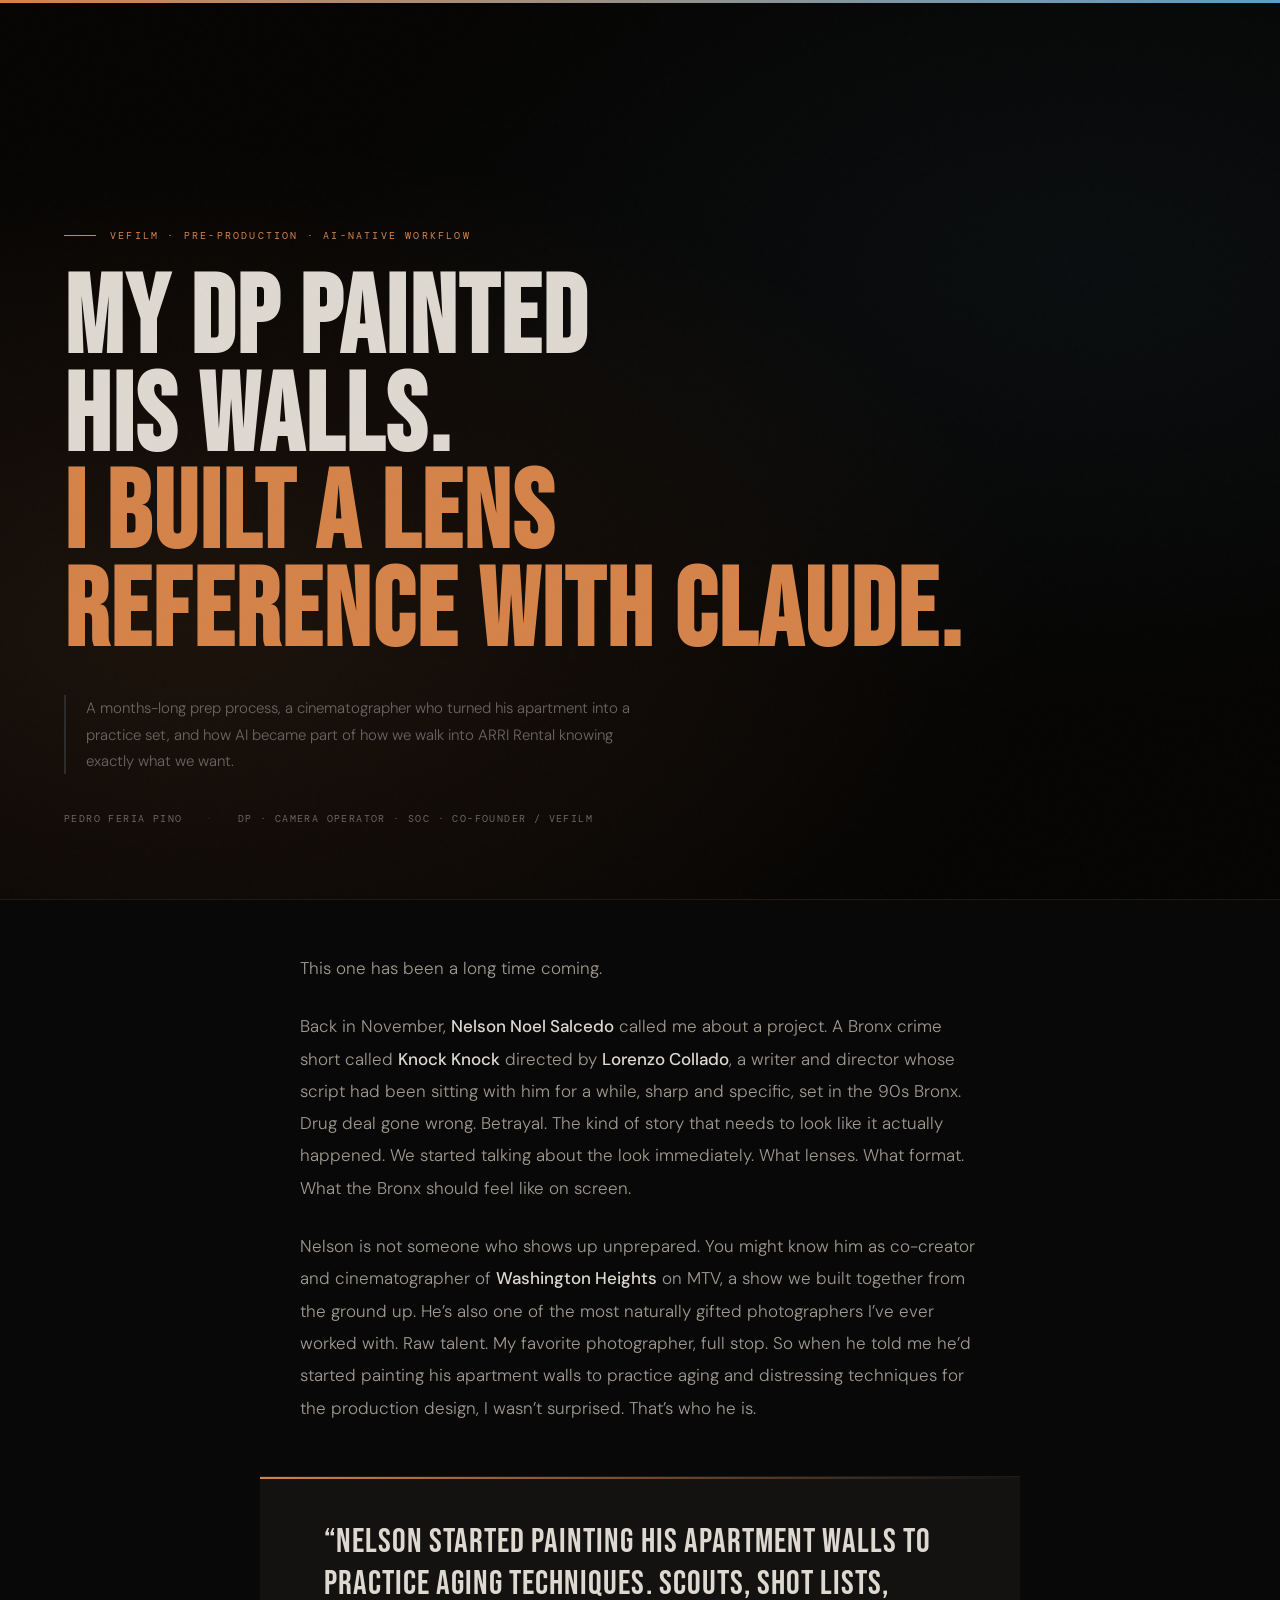
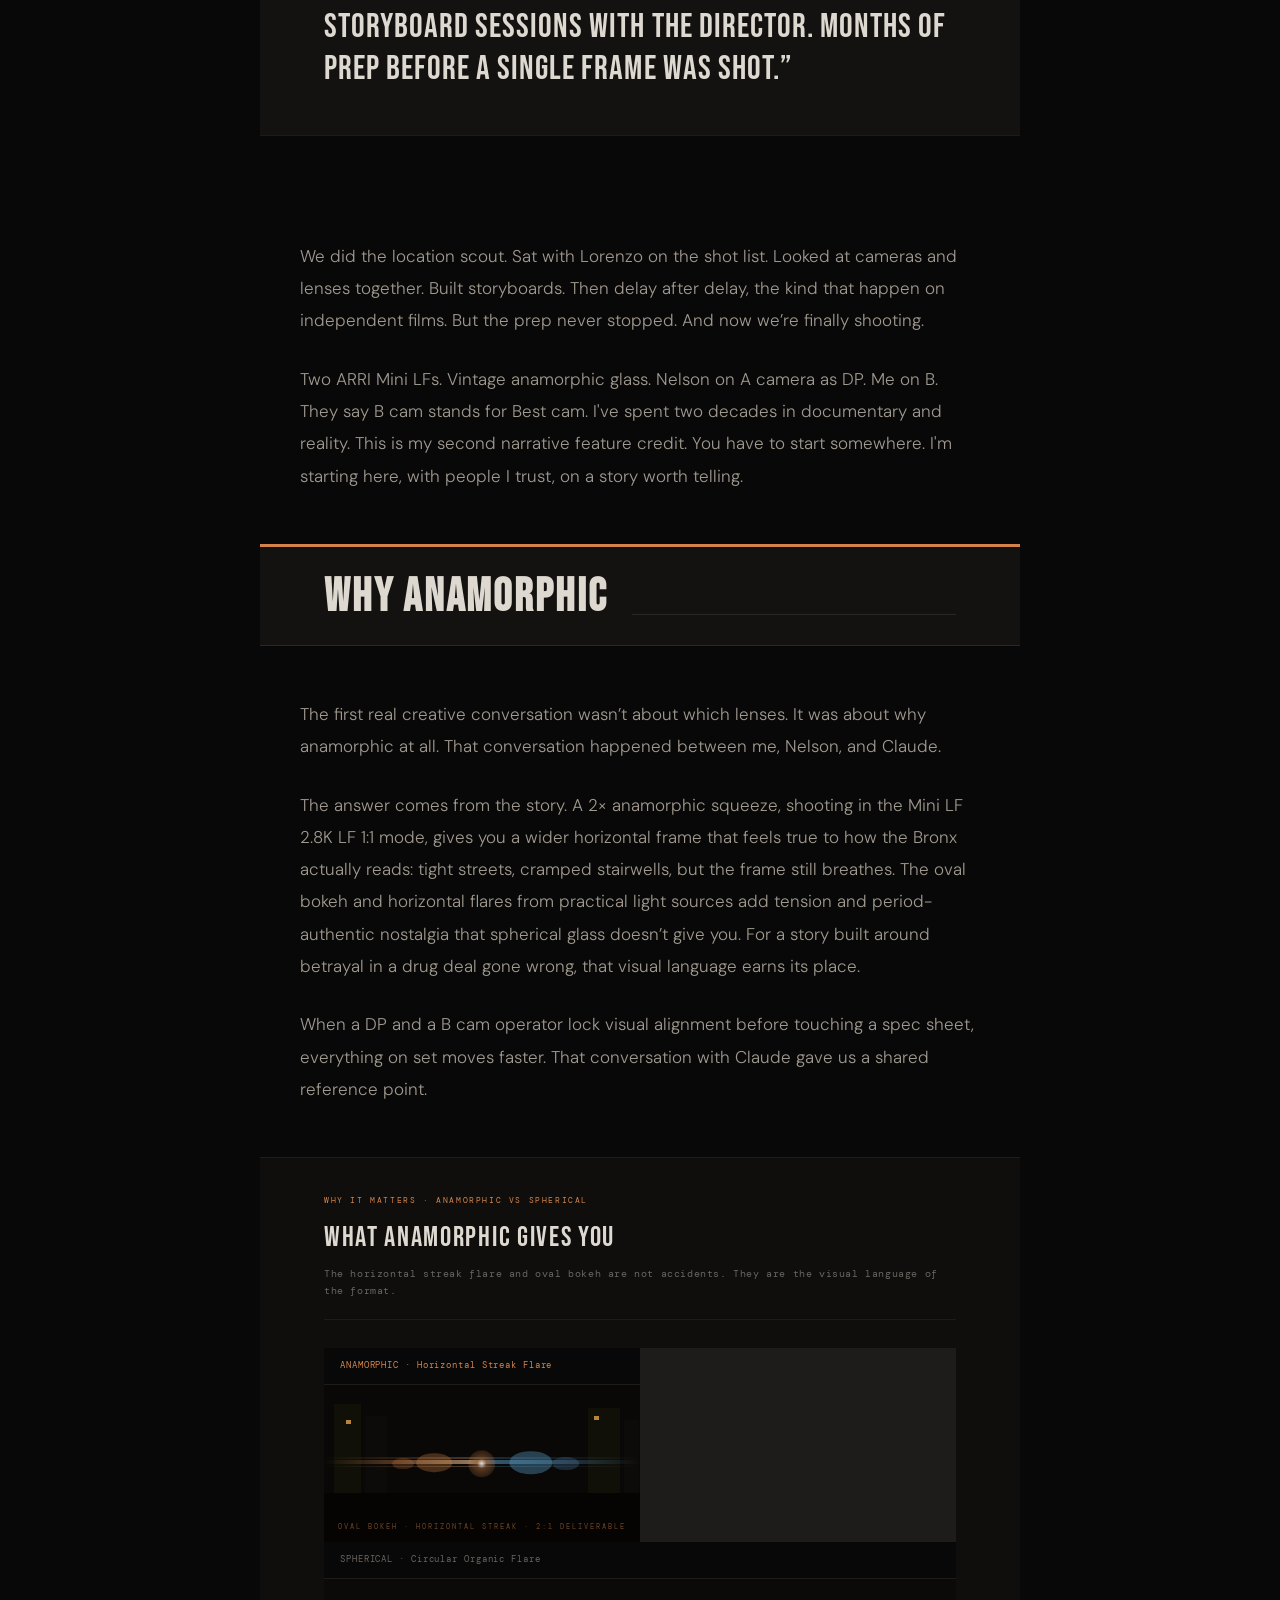
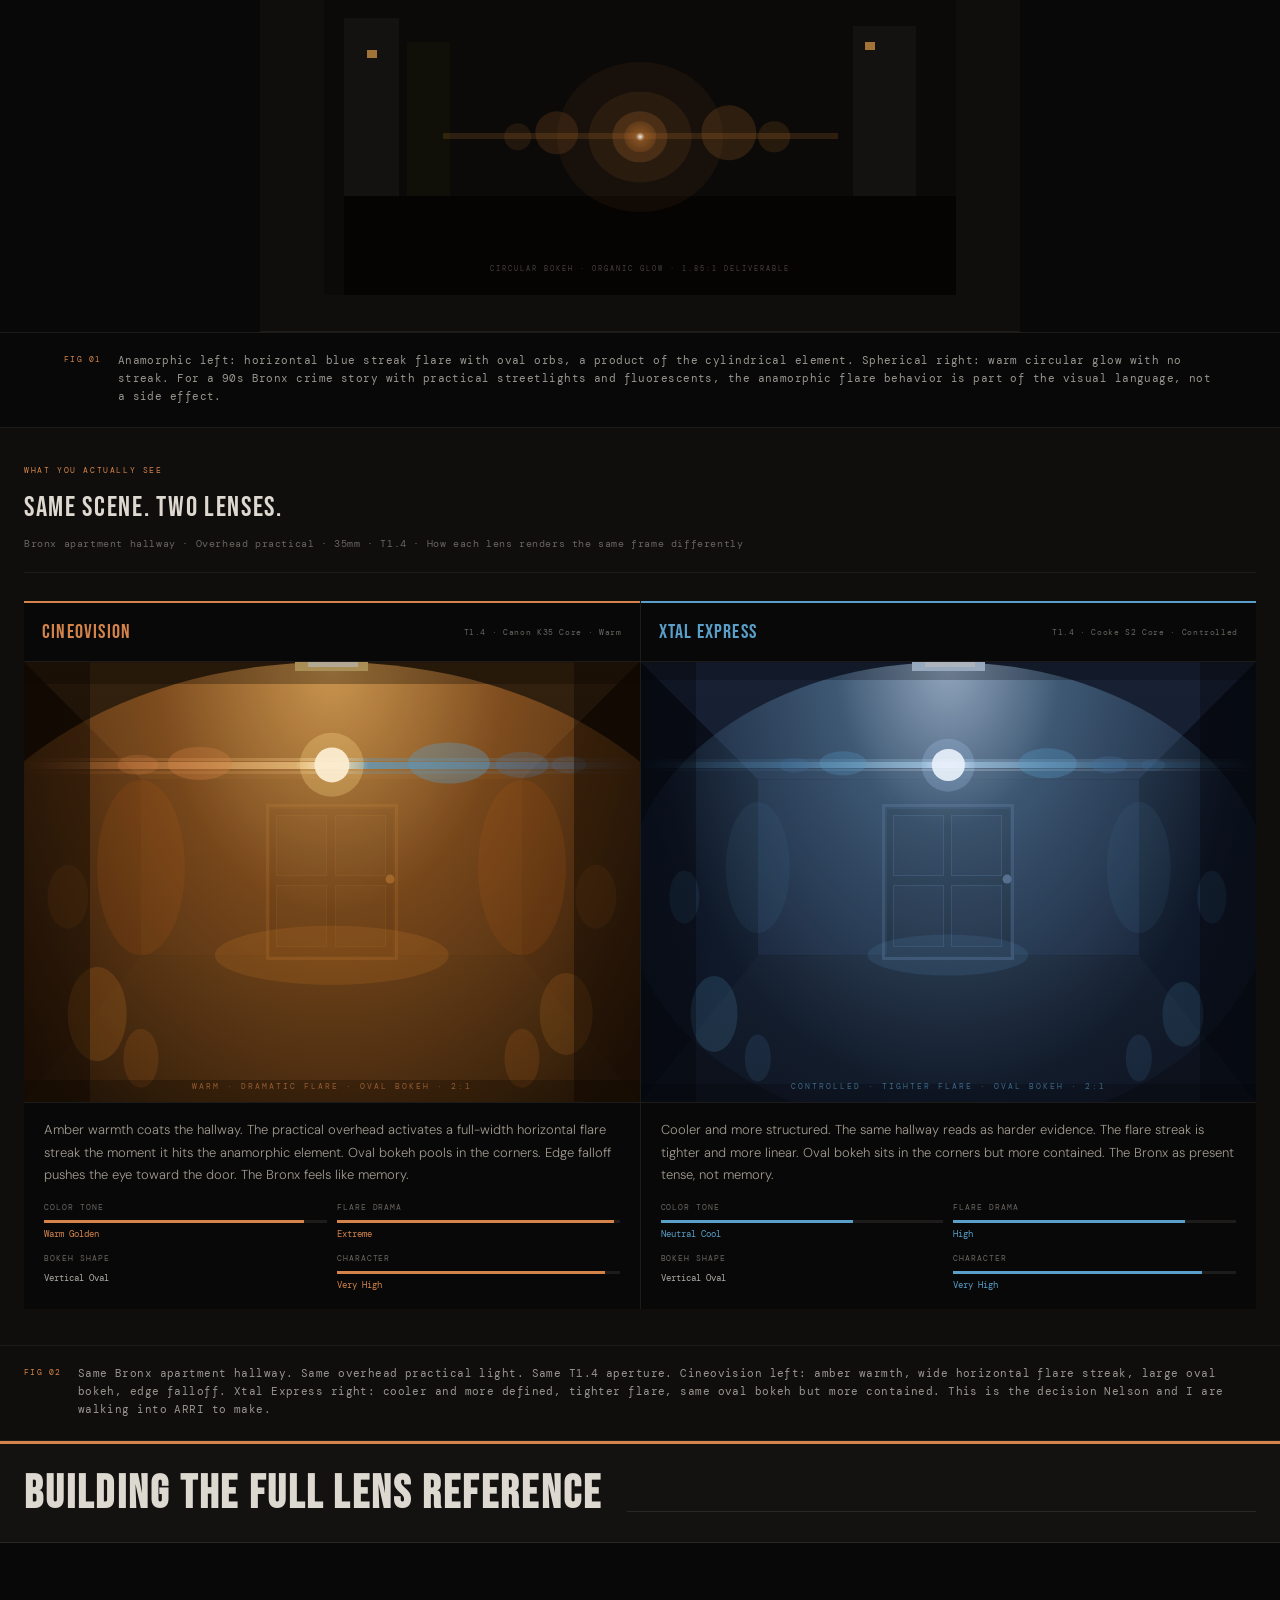
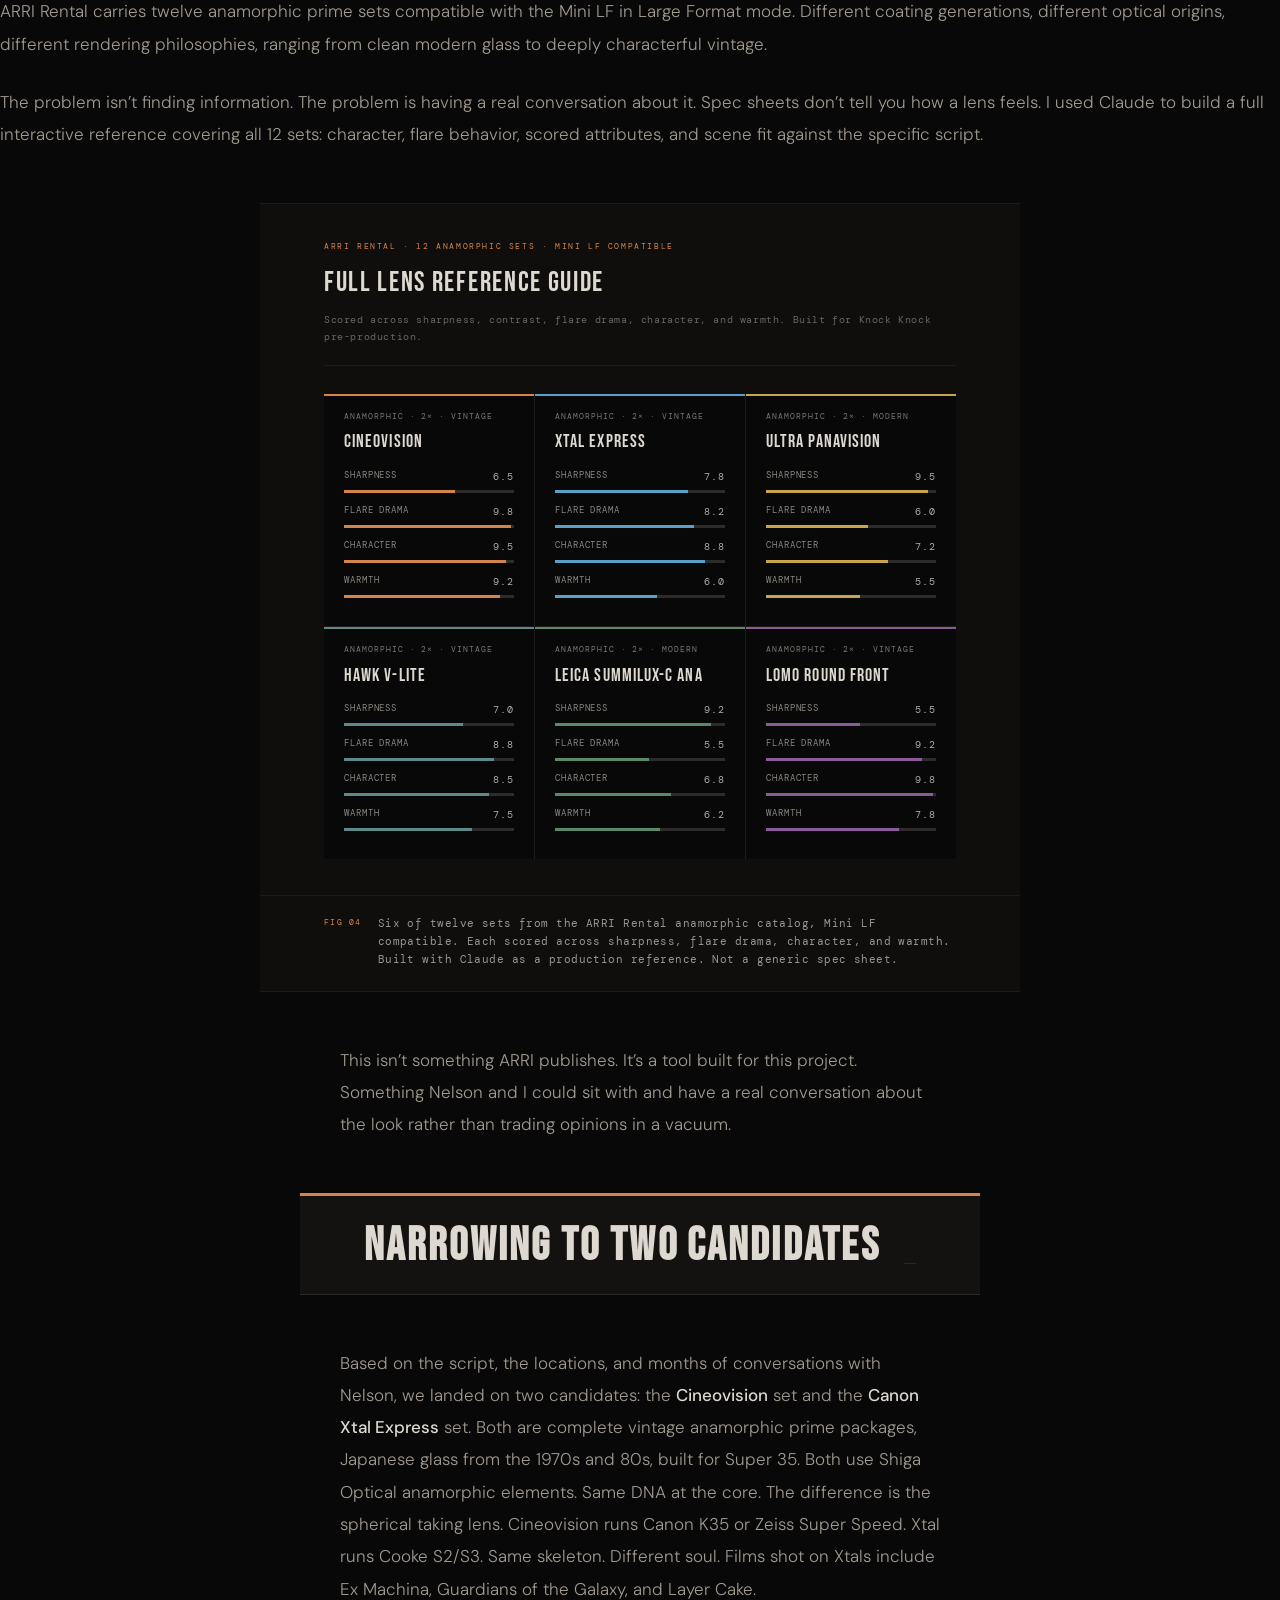
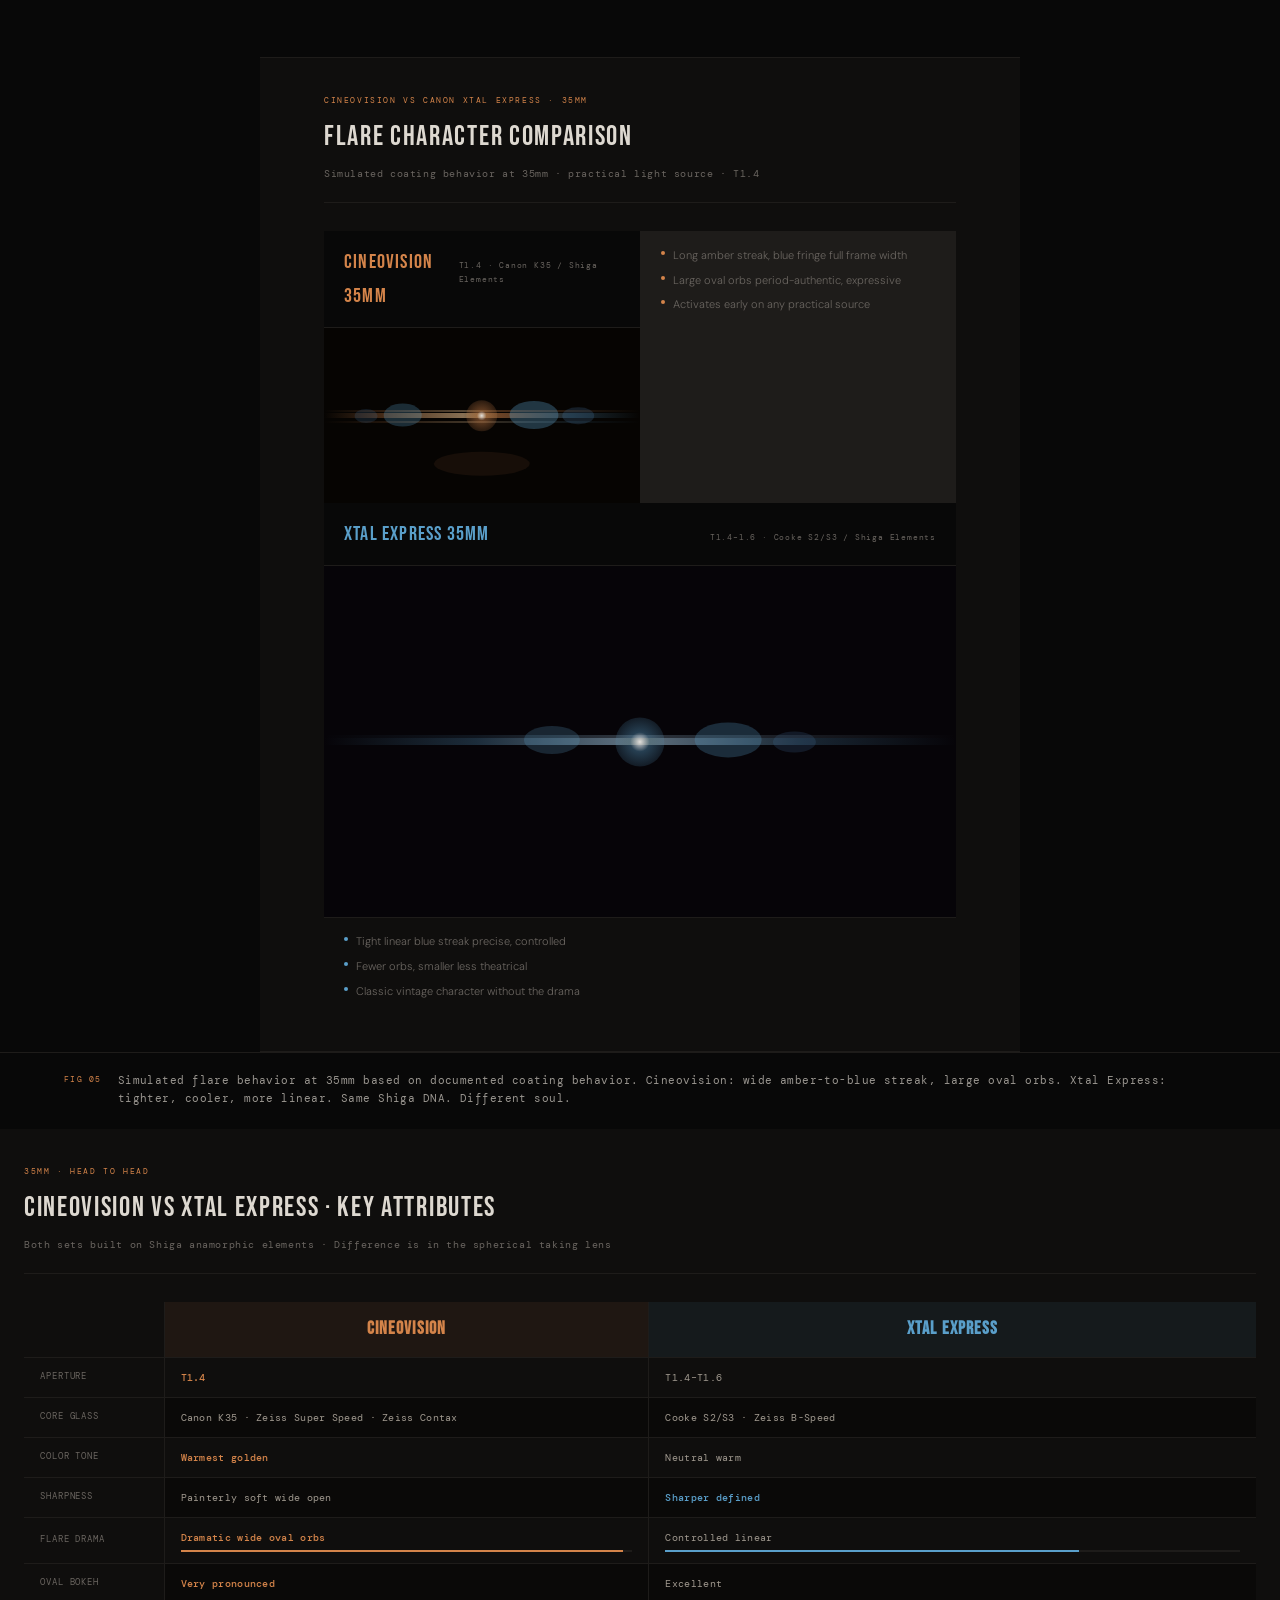
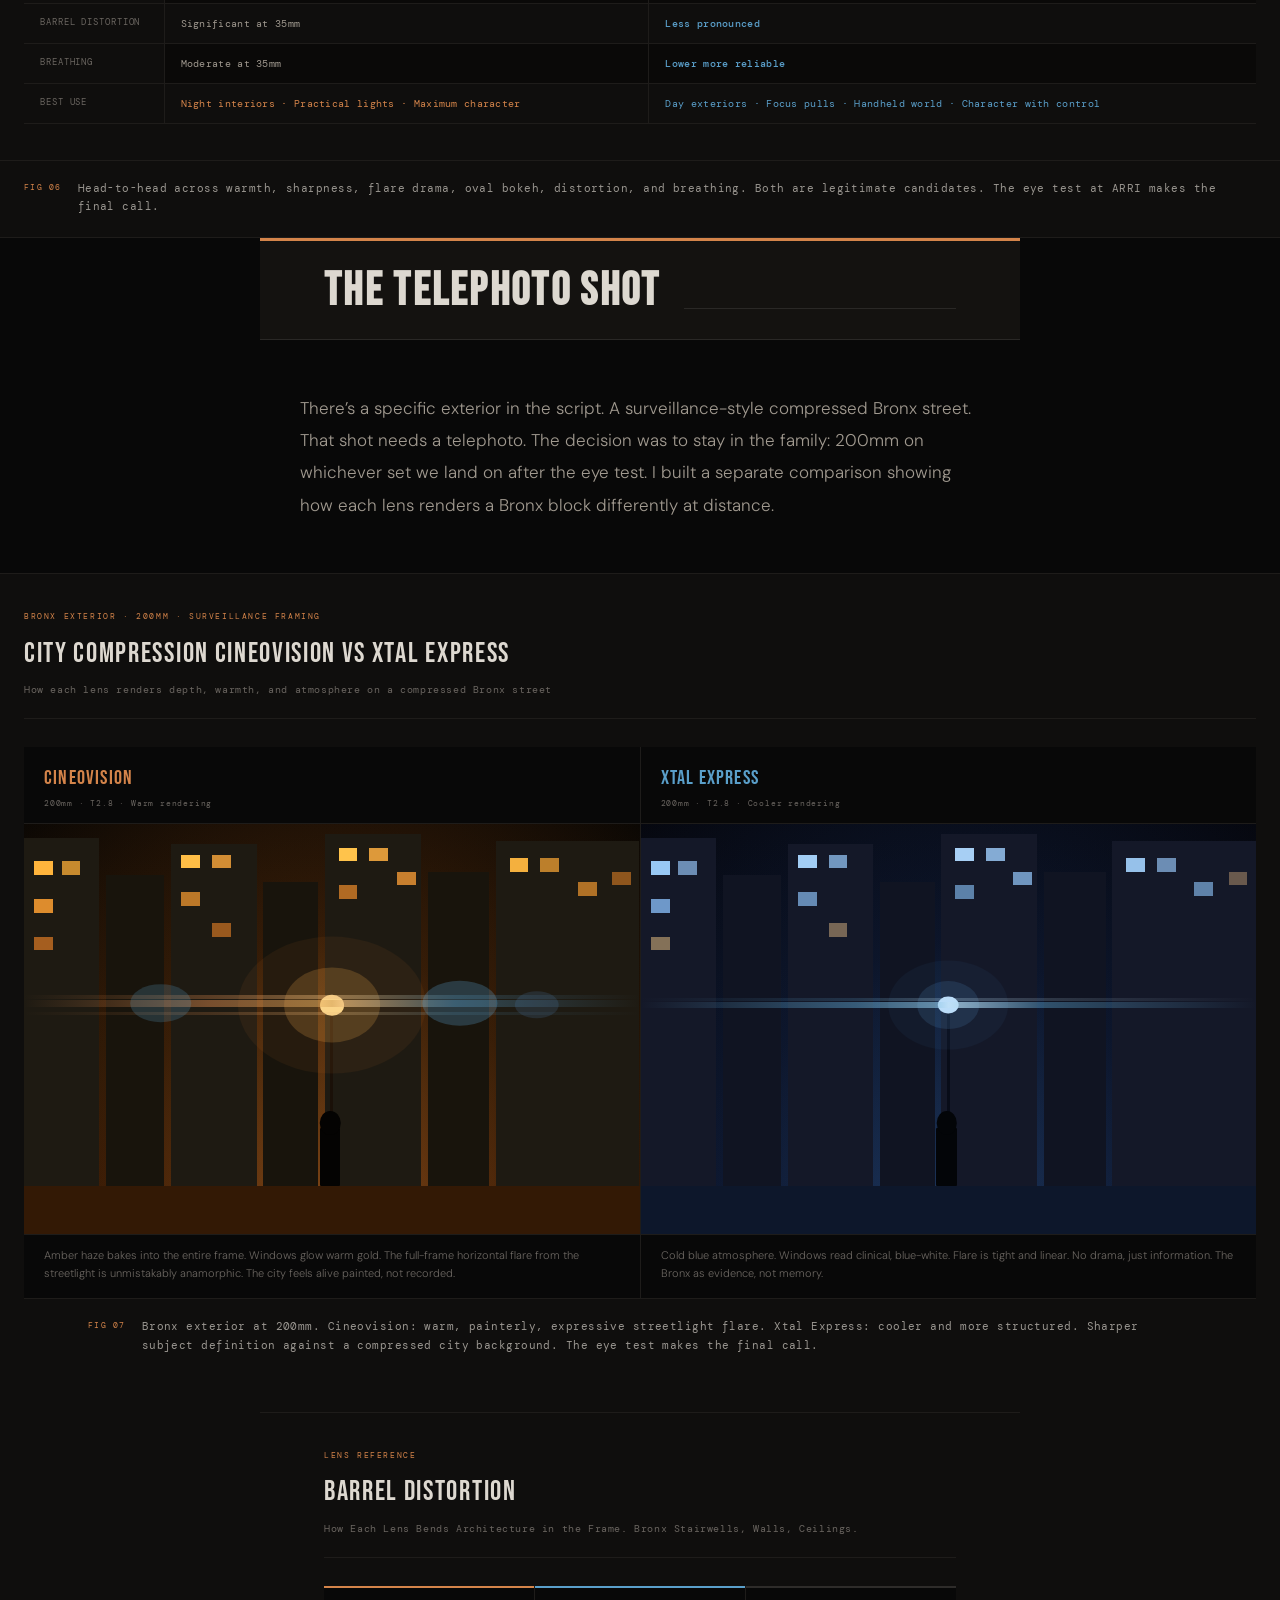
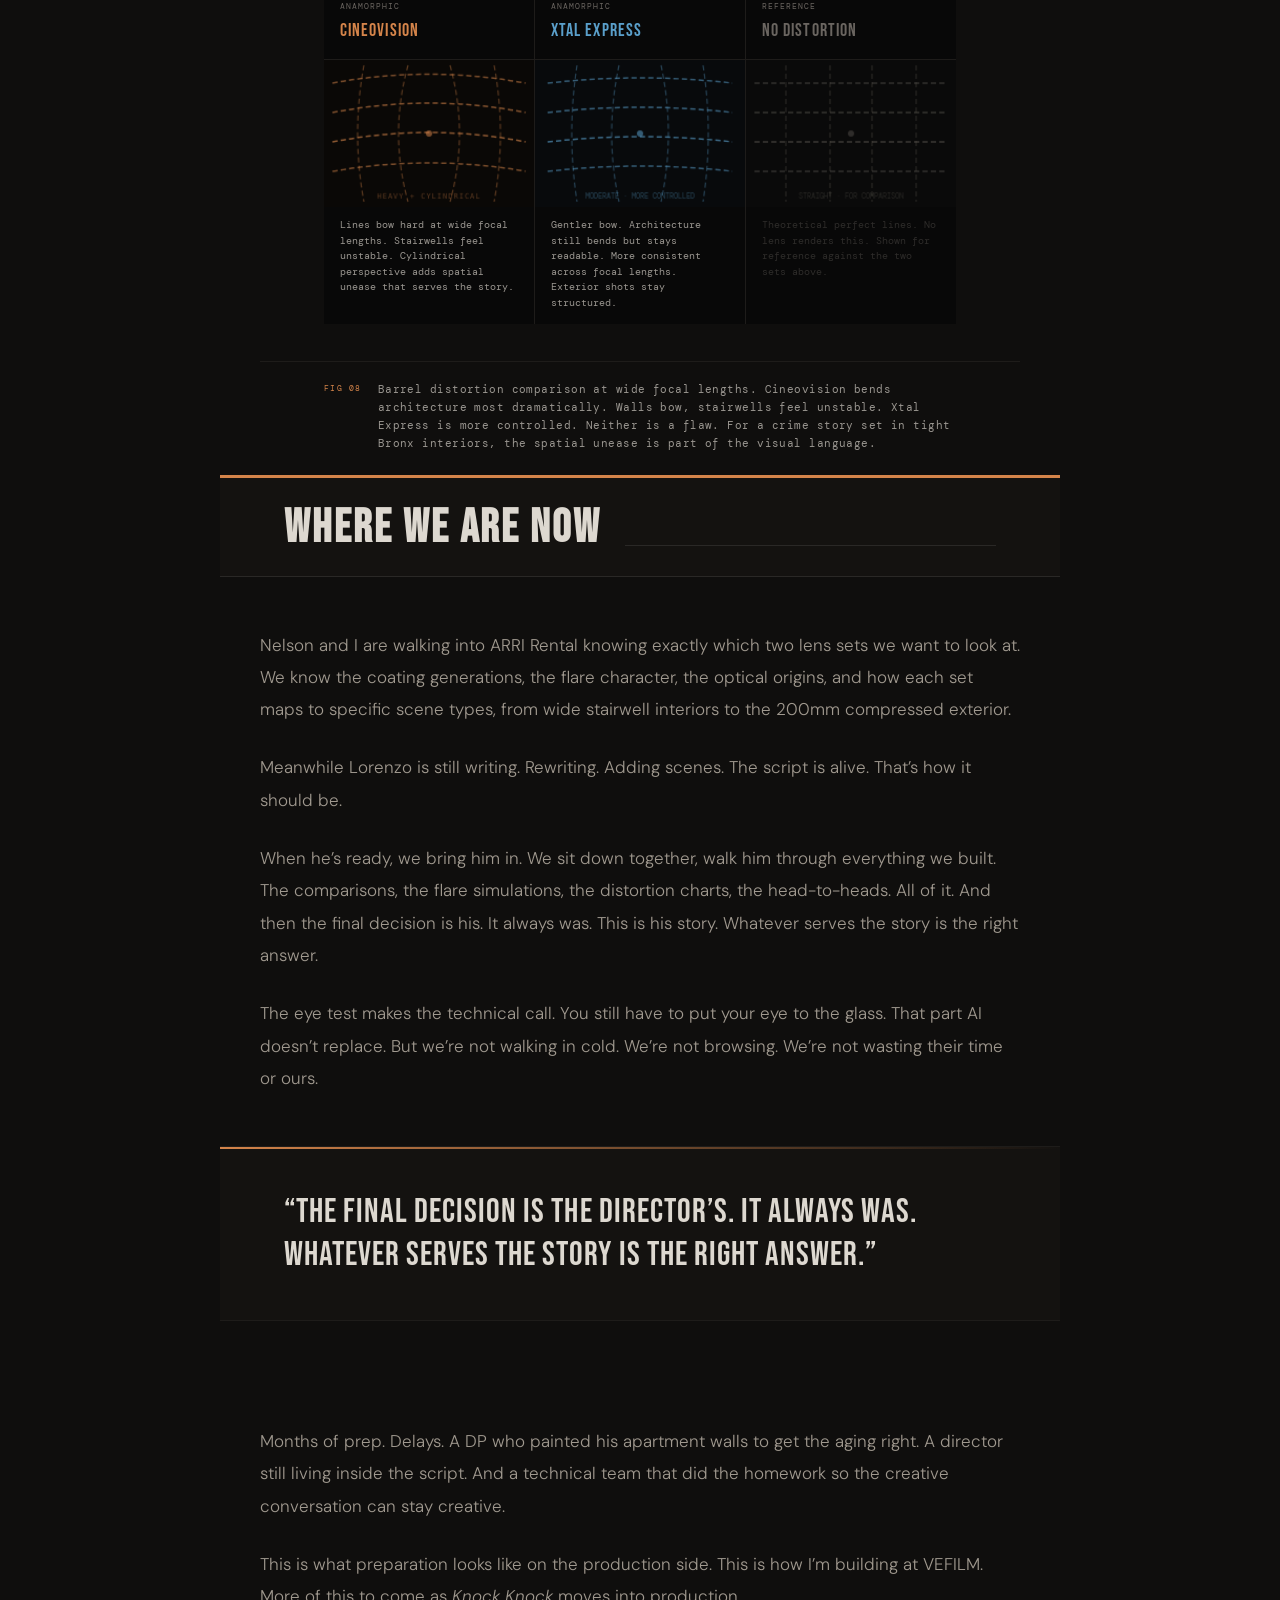
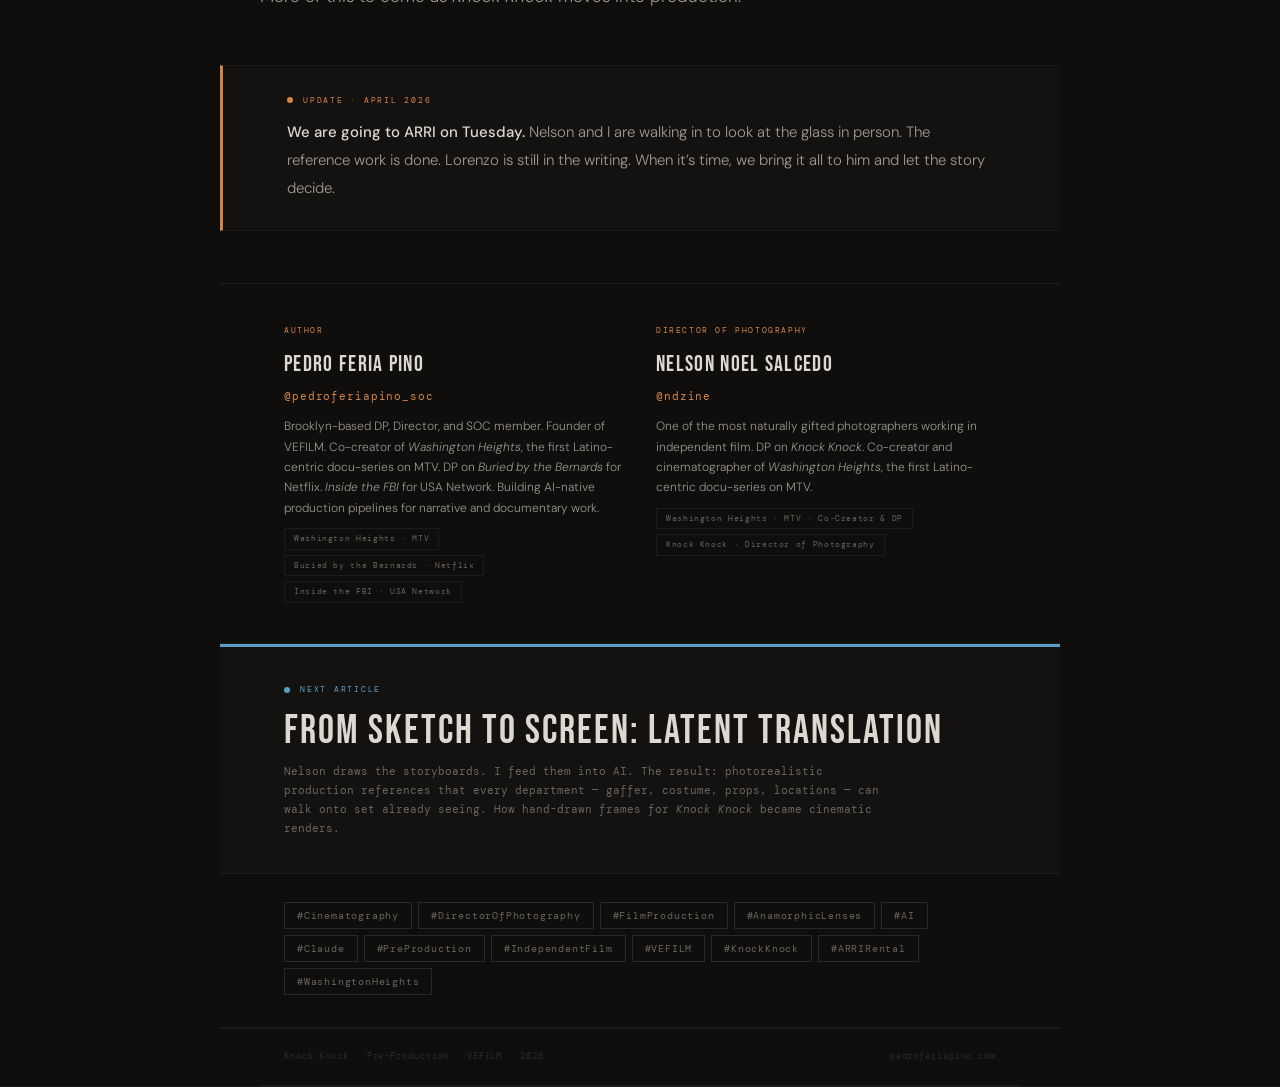
<file: images/Website articles/index.html>
<!DOCTYPE html>
<html lang="en">
<head>
<meta charset="UTF-8">
<meta name="viewport" content="width=device-width, initial-scale=1.0">
<title>My DP Painted His Walls. I Built a Lens Reference with Claude.</title>
<link href="https://fonts.googleapis.com/css2?family=Bebas+Neue&family=DM+Mono:wght@300;400;500&family=DM+Sans:ital,wght@0,300;0,400;0,500;1,300&display=swap" rel="stylesheet">
<style>
*,*::before,*::after{box-sizing:border-box;margin:0;padding:0}
:root{
  --bg:#080808;
  --surface:#0f0e0d;
  --surface2:#141210;
  --border:#1e1c1a;
  --border2:#2a2826;
  --text:#ddd8d0;
  --mid:#a0998f;
  --muted:#6a6560;
  --dim:#2e2c2a;
  --amber:#d4844a;
  --gold:#c8a44a;
  --blue:#5a9fca;
}
body{background:#080808;color:var(--text);font-family:'DM Sans',sans-serif;font-size:16px;line-height:1.7;overflow-x:hidden}
body::after{content:'';position:fixed;inset:0;pointer-events:none;z-index:9999;opacity:.25;
  background-image:url("data:image/svg+xml,%3Csvg viewBox='0 0 200 200' xmlns='http://www.w3.org/2000/svg'%3E%3Cfilter id='n'%3E%3CfeTurbulence type='fractalNoise' baseFrequency='0.85' numOctaves='4' stitchTiles='stitch'/%3E%3C/filter%3E%3Crect width='100%25' height='100%25' filter='url(%23n)' opacity='0.04'/%3E%3C/svg%3E")}

/* HERO */
.hero{min-height:100vh;display:flex;flex-direction:column;justify-content:flex-end;padding:0 64px 72px;position:relative;overflow:hidden;border-bottom:1px solid var(--border)}
.hero-bg{position:absolute;inset:0;background:radial-gradient(ellipse at 15% 70%, rgba(212,132,74,0.11) 0%, transparent 55%),radial-gradient(ellipse at 85% 30%, rgba(90,159,202,0.06) 0%, transparent 50%),#060504}
.hero-rule{position:absolute;top:0;left:0;right:0;height:3px;background:linear-gradient(90deg,var(--amber) 0%,var(--blue) 100%)}
.hero-content{position:relative;z-index:2;max-width:900px}
.hero-kicker{font-family:'DM Mono',monospace;font-size:10px;letter-spacing:.22em;text-transform:uppercase;color:var(--amber);margin-bottom:28px;display:flex;align-items:center;gap:14px}
.hero-kicker::before{content:'';width:32px;height:1px;background:var(--amber);display:block}
.hero-title{font-family:'Bebas Neue',sans-serif;font-size:clamp(52px,8.5vw,110px);line-height:.9;margin-bottom:32px;color:var(--text);letter-spacing:.02em}
.hero-title em{font-style:normal;color:var(--amber)}
.hero-sub{font-size:15px;font-weight:300;color:var(--muted);max-width:580px;line-height:1.75;margin-bottom:36px;border-left:2px solid var(--dim);padding-left:20px}
.hero-byline{font-family:'DM Mono',monospace;font-size:10px;letter-spacing:.14em;text-transform:uppercase;color:var(--muted);display:flex;gap:24px;flex-wrap:wrap}
.hero-byline span+span::before{content:'·';margin-right:24px;color:var(--dim)}

/* BODY */
.body-wrap{max-width:760px;margin:0 auto;padding:0 40px}

/* SECTION HEADER */
.sec{padding:28px 64px 24px;background:#141210;border-bottom:1px solid var(--border2);border-top:3px solid var(--amber);display:flex;align-items:flex-end;gap:24px;margin:0 -40px;position:relative}
.sec h2{font-family:'Bebas Neue',sans-serif;font-size:clamp(32px,4vw,46px);letter-spacing:.05em;color:var(--text);line-height:1;white-space:nowrap}
.sec-line{flex:1;height:1px;background:var(--border2);margin-bottom:6px}

/* PROSE */
.prose{padding:52px 0}
.prose p{font-size:17px;font-weight:300;color:var(--mid);line-height:1.9;margin-bottom:26px}
.prose p strong{color:var(--text);font-weight:500}
.prose p:last-child{margin-bottom:0}

/* PULLQUOTE */
.pullquote{margin:0 -40px 52px;padding:44px 64px;background:#141210;border-top:1px solid var(--border);border-bottom:1px solid var(--border);position:relative}
.pullquote::before{content:'';position:absolute;top:0;left:0;right:0;height:2px;background:linear-gradient(90deg,var(--amber),transparent)}
.pullquote p{font-family:'Bebas Neue',sans-serif;font-size:clamp(22px,2.8vw,34px);letter-spacing:.03em;color:var(--text);line-height:1.25;max-width:680px}

/* VIZ PANELS replaces screenshots */
.viz-panel{margin:0 -40px;border-top:1px solid var(--border);border-bottom:1px solid var(--border);background:#0f0e0d}
.viz-panel-inner{padding:36px 64px}
.viz-label{font-family:'DM Mono',monospace;font-size:8px;letter-spacing:.2em;text-transform:uppercase;color:var(--amber);margin-bottom:6px}
.viz-title{font-family:'Bebas Neue',sans-serif;font-size:28px;letter-spacing:.06em;color:var(--text);margin-bottom:4px}
.viz-sub{font-family:'DM Mono',monospace;font-size:10px;color:var(--muted);letter-spacing:.06em;margin-bottom:28px;padding-bottom:20px;border-bottom:1px solid var(--border)}

.viz-caption{padding:18px 64px 22px;display:flex;align-items:flex-start;gap:16px;border-top:1px solid var(--border)}
.viz-caption-num{font-family:'DM Mono',monospace;font-size:8px;letter-spacing:.16em;color:var(--amber);flex-shrink:0;margin-top:2px;text-transform:uppercase}
.viz-caption-text{font-family:'DM Mono',monospace;font-size:11px;letter-spacing:.04em;color:#9a9690;line-height:1.65}

/* LENS GRID */
.lens-grid{display:grid;grid-template-columns:1fr 1fr 1fr;gap:1px;background:#1e1c1a}
.lens-card{background:#080808;padding:18px 20px}
.lens-card-top{height:2px;margin:-18px -20px 14px;background:var(--amber)}
.lens-card-top.blue{background:var(--blue)}
.lens-card-top.gold{background:var(--gold)}
.lens-card-top.teal{background:#5a8a8a}
.lens-card-top.green{background:#5a8a6a}
.lens-card-top.purple{background:#8a5a9a}
.lens-card-type{font-family:'DM Mono',monospace;font-size:8px;letter-spacing:.12em;text-transform:uppercase;color:#7a7670;margin-bottom:4px}
.lens-card-name{font-family:'Bebas Neue',sans-serif;font-size:18px;letter-spacing:.06em;color:var(--text);margin-bottom:10px}
.lens-bar-row{margin-bottom:10px}
.lens-bar-label{font-family:'DM Mono',monospace;font-size:9px;letter-spacing:.1em;text-transform:uppercase;color:#8a8680;margin-bottom:5px;display:flex;justify-content:space-between}
.lens-bar-label span{color:#b0aca6;font-size:10px}
.lens-bar-track{height:3px;background:#2e2c2a}
.lens-bar-fill{height:100%}
.fill-amber{background:var(--amber)}
.fill-blue{background:var(--blue)}
.fill-gold{background:var(--gold)}
.fill-teal{background:#5a8a8a}
.fill-green{background:#5a8a6a}
.fill-purple{background:#8a5a9a}

/* FLARE VIZ */
.flare-split{display:grid;grid-template-columns:1fr 1fr;gap:1px;background:#1e1c1a}
.flare-col{background:#080808}
.flare-col-hdr{padding:14px 20px;border-bottom:1px solid var(--border);display:flex;justify-content:space-between;align-items:baseline}
.flare-col-name{font-family:'Bebas Neue',sans-serif;font-size:20px;letter-spacing:.06em}
.flare-col-name.amber{color:var(--amber)}
.flare-col-name.blue{color:var(--blue)}
.flare-col-spec{font-family:'DM Mono',monospace;font-size:8px;letter-spacing:.1em;color:var(--muted)}
.flare-svg-wrap{padding:0;background:#080808}
.flare-traits{padding:14px 20px;display:flex;flex-direction:column;gap:6px;border-top:1px solid var(--border)}
.flare-trait{font-size:11px;font-weight:300;color:var(--muted);display:flex;align-items:flex-start;gap:8px}
.flare-dot{width:4px;height:4px;border-radius:50%;flex-shrink:0;margin-top:5px}
.dot-amber{background:var(--amber)}
.dot-blue{background:var(--blue)}

/* HEAD TO HEAD TABLE */
.hth-table{width:100%;border-collapse:collapse}
.hth-table th,.hth-table td{border-bottom:1px solid var(--border);border-right:1px solid var(--border);padding:11px 16px;vertical-align:middle}
.hth-table th:last-child,.hth-table td:last-child{border-right:none}
.hth-table thead th{background:#0f0e0d;font-family:'DM Mono',monospace;font-size:8px;letter-spacing:.12em;text-transform:uppercase;padding:12px 16px}
.hth-table thead th:nth-child(1){color:var(--muted);width:140px}
.hth-table thead th:nth-child(2){font-family:'Bebas Neue',sans-serif;font-size:18px;letter-spacing:.06em;color:var(--amber);text-transform:none;background:rgba(212,132,74,0.08)}
.hth-table thead th:nth-child(3){font-family:'Bebas Neue',sans-serif;font-size:18px;letter-spacing:.06em;color:var(--blue);text-transform:none;background:rgba(90,159,202,0.08)}
.hth-table .rlbl{font-family:'DM Mono',monospace;font-size:9px;letter-spacing:.1em;text-transform:uppercase;color:var(--muted);background:#0f0e0d}
.hth-table .cv{font-family:'DM Mono',monospace;font-size:10px;color:var(--mid);letter-spacing:.03em}
.hth-table tbody tr:nth-child(even) td.cv{background:#0a0908}
.win-amber{color:var(--amber);font-weight:500}
.win-blue{color:var(--blue);font-weight:500}
.mini-bar{display:flex;align-items:center;gap:6px;margin-top:4px}
.mini-track{flex:1;height:2px;background:#1e1c1a}
.mini-fill{height:100%}

/* CITY VIZ */
.city-split{display:grid;grid-template-columns:1fr 1fr;gap:1px;background:#1e1c1a}
.city-col{background:#080808}
.city-col-hdr{padding:14px 20px 12px;border-bottom:1px solid var(--border)}
.city-col-name{font-family:'Bebas Neue',sans-serif;font-size:20px;letter-spacing:.06em}
.city-col-name.amber{color:var(--amber)}
.city-col-name.blue{color:var(--blue)}
.city-col-spec{font-family:'DM Mono',monospace;font-size:8px;letter-spacing:.1em;color:var(--muted);margin-top:2px}
.city-desc{padding:12px 20px 16px;border-top:1px solid var(--border)}
.city-desc p{font-size:11px;font-weight:300;color:var(--muted);line-height:1.6}

/* CREDITS */
.credits{background:#0f0e0d;border-top:1px solid var(--border);border-bottom:1px solid var(--border);padding:40px 64px;margin:52px -40px 0;display:grid;grid-template-columns:1fr 1fr;gap:32px}
.credit-label{font-family:'DM Mono',monospace;font-size:8px;letter-spacing:.2em;text-transform:uppercase;color:var(--amber);margin-bottom:8px}
.credit-name{font-family:'Bebas Neue',sans-serif;font-size:22px;letter-spacing:.06em;color:var(--text);margin-bottom:4px}
.credit-body{font-size:12px;font-weight:300;color:#9a9690;line-height:1.7}
.credit-insta{font-family:'DM Mono',monospace;font-size:11px;letter-spacing:.08em;margin-bottom:10px;}
.credit-insta a{color:var(--amber);text-decoration:none;}
.credit-insta a:hover{text-decoration:underline;}
.credit-tags{display:flex;flex-wrap:wrap;gap:5px;margin-top:10px}
.ctag{font-family:'DM Mono',monospace;font-size:8px;letter-spacing:.08em;color:var(--muted);padding:3px 9px;border:1px solid var(--border)}

/* UPDATE CALLOUT */
.update{margin:0 -40px;padding:28px 64px;background:#141210;border-top:1px solid var(--border);border-bottom:1px solid var(--border);border-left:3px solid var(--amber)}
.update-label{font-family:'DM Mono',monospace;font-size:8px;letter-spacing:.22em;text-transform:uppercase;color:var(--amber);margin-bottom:12px;display:flex;align-items:center;gap:10px}
.update-label::before{content:'';width:6px;height:6px;background:var(--amber);border-radius:50%;display:inline-block;flex-shrink:0}
.update p{font-size:15px;font-weight:300;color:var(--mid);line-height:1.85}
.update p strong{color:var(--text);font-weight:500}

/* NEXT ARTICLE TEASER */
.next-article{margin:0 -40px;padding:36px 64px;background:#141210;border-top:3px solid var(--blue);border-bottom:1px solid var(--border)}
.next-article-label{font-family:'DM Mono',monospace;font-size:8px;letter-spacing:.22em;text-transform:uppercase;color:var(--blue);margin-bottom:14px;display:flex;align-items:center;gap:10px}
.next-article-label::before{content:'';width:6px;height:6px;background:var(--blue);border-radius:50%;display:inline-block;flex-shrink:0}
.next-article-title{font-family:'Bebas Neue',sans-serif;font-size:clamp(26px,3.5vw,40px);letter-spacing:.05em;color:var(--text);line-height:1.05;margin-bottom:10px}
.next-article-desc{font-family:'DM Mono',monospace;font-size:11px;color:var(--muted);line-height:1.7;max-width:600px}

/* HASHTAGS */
.hashtags{padding:28px 64px 32px;margin:0 -40px;display:flex;flex-wrap:wrap;gap:6px;border-bottom:1px solid var(--border)}
.ht{font-family:'DM Mono',monospace;font-size:10px;letter-spacing:.08em;color:var(--muted);padding:4px 12px;border:1px solid var(--border2);background:#0f0e0d}

/* FOOTER */
footer{padding:20px 64px;margin:0 -40px;display:flex;justify-content:space-between;align-items:center;border-top:1px solid var(--border)}
footer span{font-family:'DM Mono',monospace;font-size:9px;letter-spacing:.1em;color:var(--dim)}

@media(max-width:800px){
  .hero{padding:0 24px 52px}
  .body-wrap{padding:0 24px}
  .sec,.pullquote,.viz-panel-inner,.viz-caption,.credits,.hashtags,footer{padding-left:24px;padding-right:24px}
  .sec,.pullquote,.viz-panel,.credits,.hashtags,footer{margin-left:-24px;margin-right:-24px}
  .lens-grid,.flare-split,.city-split{grid-template-columns:1fr}
  .credits{grid-template-columns:1fr}
  .hth-table th,.hth-table td{padding:8px}
}

/* FORCE DARK BACKGROUNDS ON ALL SVG PANELS */
.viz-panel svg,
.flare-svg-wrap svg,
.flare-svg-wrap,
.flare-col,
.city-col,
.city-col svg,
.lens-card,
div[style*="background:#080808"] {
  background: #080808 !important;
}
svg {
  display: block;
}
</style>
</head>
<body>

<!-- HERO -->
<section class="hero">
  <div class="hero-bg"></div>
  <div class="hero-rule"></div>
  <div class="hero-content">
 <div class="hero-kicker">VEFILM &middot; Pre-Production &middot; AI-Native Workflow</div>
 <h1 class="hero-title">My DP Painted<br>His Walls.<br><em>I Built a Lens<br>Reference with Claude.</em></h1>
 <p class="hero-sub">A months-long prep process, a cinematographer who turned his apartment into a practice set, and how AI became part of how we walk into ARRI Rental knowing exactly what we want.</p>
 <div class="hero-byline">
 <span>Pedro Feria Pino</span>
 <span>DP &middot; Camera Operator &middot; SOC &middot; Co-Founder / VEFILM</span>
 </div>
  </div>
</section>

<div class="body-wrap">

<div class="prose">
  <p>This one has been a long time coming.</p>
  <p>Back in November, <strong>Nelson Noel Salcedo</strong> called me about a project. A Bronx crime short called <strong>Knock Knock</strong> directed by <strong>Lorenzo Collado</strong>, a writer and director whose script had been sitting with him for a while, sharp and specific, set in the 90s Bronx. Drug deal gone wrong. Betrayal. The kind of story that needs to look like it actually happened. We started talking about the look immediately. What lenses. What format. What the Bronx should feel like on screen.</p>
  <p>Nelson is not someone who shows up unprepared. You might know him as co-creator and cinematographer of <strong>Washington Heights</strong> on MTV, a show we built together from the ground up. He&rsquo;s also one of the most naturally gifted photographers I&rsquo;ve ever worked with. Raw talent. My favorite photographer, full stop. So when he told me he&rsquo;d started painting his apartment walls to practice aging and distressing techniques for the production design, I wasn&rsquo;t surprised. That&rsquo;s who he is.</p>
</div>

<div class="pullquote">
  <p>&ldquo;Nelson started painting his apartment walls to practice aging techniques. Scouts, shot lists, storyboard sessions with the director. Months of prep before a single frame was shot.&rdquo;</p>
</div>

<div class="prose">
  <p>We did the location scout. Sat with Lorenzo on the shot list. Looked at cameras and lenses together. Built storyboards. Then delay after delay, the kind that happen on independent films. But the prep never stopped. And now we&rsquo;re finally shooting.</p>
  <p>Two ARRI Mini LFs. Vintage anamorphic glass. Nelson on A camera as DP. Me on B. They say B cam stands for Best cam. I've spent two decades in documentary and reality. This is my second narrative feature credit. You have to start somewhere. I'm starting here, with people I trust, on a story worth telling.</p>
</div>

<!-- WHY ANAMORPHIC -->
<div class="sec"><h2>Why Anamorphic</h2><div class="sec-line"></div></div>
<div class="prose">
  <p>The first real creative conversation wasn&rsquo;t about which lenses. It was about why anamorphic at all. That conversation happened between me, Nelson, and Claude.</p>
  <p>The answer comes from the story. A 2&times; anamorphic squeeze, shooting in the Mini LF 2.8K LF 1:1 mode, gives you a wider horizontal frame that feels true to how the Bronx actually reads: tight streets, cramped stairwells, but the frame still breathes. The oval bokeh and horizontal flares from practical light sources add tension and period-authentic nostalgia that spherical glass doesn&rsquo;t give you. For a story built around betrayal in a drug deal gone wrong, that visual language earns its place.</p>
  <p>When a DP and a B cam operator lock visual alignment before touching a spec sheet, everything on set moves faster. That conversation with Claude gave us a shared reference point.</p>
</div>

<!-- FLARE IDENTITY VISUAL -->
<div class="viz-panel">
  <div class="viz-panel-inner">
 <div class="viz-label">Why It Matters · Anamorphic vs Spherical</div>
 <div class="viz-title">What Anamorphic Gives You</div>
 <div class="viz-sub">The horizontal streak flare and oval bokeh are not accidents. They are the visual language of the format.</div>
 <div style="display:grid;grid-template-columns:1fr 1fr;gap:1px;background:#1e1c1a">
 <!-- ANAMORPHIC FLARE -->
 <div style="background:#080808">
 <div style="padding:10px 16px;border-bottom:1px solid var(--border);font-family:'DM Mono',monospace;font-size:9px;letter-spacing:.1em;color:var(--amber)">ANAMORPHIC · Horizontal Streak Flare</div>
 <div style="width:100%;height:0;padding-bottom:50%;background:#0a0806;position:relative;overflow:hidden">
  <!-- ground -->
  <div style="position:absolute;left:0;right:0;top:68.75%;bottom:0;background:#060402"></div>
  <!-- buildings left -->
  <div style="position:absolute;left:3.125%;top:12.5%;width:8.75%;height:56.25%;background:#111008"></div>
  <div style="position:absolute;left:13.125%;top:20%;width:6.875%;height:48.75%;background:#0d0b09"></div>
  <!-- buildings right -->
  <div style="position:absolute;left:83.75%;top:15%;width:10%;height:53.75%;background:#111008"></div>
  <div style="position:absolute;left:95%;top:22.5%;width:5%;height:46.25%;background:#0d0b09"></div>
  <!-- windows left building -->
  <div style="position:absolute;left:6.875%;top:22.5%;width:1.5625%;height:2.5%;background:rgba(255,180,80,0.7)"></div>
  <!-- windows right building -->
  <div style="position:absolute;left:85.625%;top:20%;width:1.5625%;height:2.5%;background:rgba(255,180,80,0.7)"></div>
  <!-- flare streaks -->
  <div style="position:absolute;left:0;right:0;top:calc(48.125% - 1px);height:2.5%;background:linear-gradient(90deg,rgba(212,132,74,0) 0%,rgba(212,132,74,0.55) 22%,rgba(232,192,144,0.92) 46%,rgba(232,192,128,0.6) 50%,rgba(90,159,202,0.8) 54%,rgba(90,159,202,0.45) 78%,rgba(90,159,202,0) 100%);opacity:.65"></div>
  <div style="position:absolute;left:0;right:0;top:calc(46.25% - 1px);height:1.25%;background:linear-gradient(90deg,rgba(212,132,74,0) 0%,rgba(212,132,74,0.55) 22%,rgba(232,192,144,0.92) 46%,rgba(90,159,202,0.8) 54%,rgba(90,159,202,0) 100%);opacity:.28"></div>
  <div style="position:absolute;left:0;right:0;top:calc(51.875% - 1px);height:1.25%;background:linear-gradient(90deg,rgba(212,132,74,0) 0%,rgba(212,132,74,0.55) 22%,rgba(232,192,144,0.92) 46%,rgba(90,159,202,0.8) 54%,rgba(90,159,202,0) 100%);opacity:.3"></div>
  <!-- source orb -->
  <div style="position:absolute;left:50%;top:50%;width:8.75%;height:17.5%;transform:translate(-50%,-50%);background:radial-gradient(ellipse,rgba(255,255,255,0.82) 0%,rgba(212,132,74,0.4) 25%,rgba(212,132,74,0) 100%);border-radius:50%"></div>
  <!-- blue oval orbs right -->
  <div style="position:absolute;left:65.625%;top:49.375%;width:13.75%;height:15%;transform:translate(-50%,-50%);background:rgba(90,159,202,0.38);border-radius:50%"></div>
  <div style="position:absolute;left:76.5625%;top:50%;width:8.75%;height:8.75%;transform:translate(-50%,-50%);background:rgba(74,122,170,0.28);border-radius:50%"></div>
  <!-- amber oval orbs left -->
  <div style="position:absolute;left:35%;top:49.375%;width:11.25%;height:12.5%;transform:translate(-50%,-50%);background:rgba(212,132,74,0.3);border-radius:50%"></div>
  <div style="position:absolute;left:25%;top:50%;width:6.875%;height:7.5%;transform:translate(-50%,-50%);background:rgba(212,132,74,0.22);border-radius:50%"></div>
  <!-- label -->
  <div style="position:absolute;left:0;right:0;bottom:6.25%;text-align:center;font-family:'DM Mono',monospace;font-size:7px;color:rgba(212,132,74,0.5);letter-spacing:2px">OVAL BOKEH · HORIZONTAL STREAK · 2:1 DELIVERABLE</div>
 </div></div>
 </div>
 <!-- SPHERICAL FLARE -->
 <div style="background:#080808">
 <div style="padding:10px 16px;border-bottom:1px solid var(--border);font-family:'DM Mono',monospace;font-size:9px;letter-spacing:.1em;color:var(--muted)">SPHERICAL · Circular Organic Flare</div>
 <div style="width:100%;height:0;padding-bottom:50%;background:#0c0a08;position:relative;overflow:hidden">
  <!-- ground -->
  <div style="position:absolute;left:3.125%;right:0;top:68.75%;bottom:0;background:#060402"></div>
  <!-- buildings left -->
  <div style="position:absolute;left:3.125%;top:12.5%;width:8.75%;height:56.25%;background:#141210"></div>
  <div style="position:absolute;left:13.125%;top:20%;width:6.875%;height:48.75%;background:#111008"></div>
  <!-- buildings right -->
  <div style="position:absolute;left:83.75%;top:15%;width:10%;height:53.75%;background:#141210"></div>
  <!-- windows -->
  <div style="position:absolute;left:6.875%;top:22.5%;width:1.5625%;height:2.5%;background:rgba(255,180,80,0.6)"></div>
  <div style="position:absolute;left:85.625%;top:20%;width:1.5625%;height:2.5%;background:rgba(255,180,80,0.6)"></div>
  <!-- short warm streak -->
  <div style="position:absolute;left:18.75%;top:48.75%;width:62.5%;height:1.875%;background:rgba(200,120,48,0.18)"></div>
  <!-- glow layers -->
  <div style="position:absolute;left:50%;top:50%;width:26.25%;height:47.5%;transform:translate(-50%,-50%);background:rgba(200,120,48,0.06);border-radius:50%"></div>
  <div style="position:absolute;left:50%;top:50%;width:16.25%;height:28.75%;transform:translate(-50%,-50%);background:rgba(200,120,48,0.11);border-radius:50%"></div>
  <div style="position:absolute;left:50%;top:50%;width:8.75%;height:16.25%;transform:translate(-50%,-50%);background:rgba(200,120,48,0.2);border-radius:50%"></div>
  <!-- source orb -->
  <div style="position:absolute;left:50%;top:50%;width:5%;height:10%;transform:translate(-50%,-50%);background:radial-gradient(ellipse,rgba(255,255,255,0.9) 0%,rgba(200,120,48,0.45) 20%,rgba(200,120,48,0) 100%);border-radius:50%"></div>
  <!-- circular orbs right -->
  <div style="position:absolute;left:64.0625%;top:48.75%;width:8.75%;height:17.5%;transform:translate(-50%,-50%);background:rgba(200,120,48,0.18);border-radius:50%"></div>
  <div style="position:absolute;left:71.25%;top:50%;width:5%;height:10%;transform:translate(-50%,-50%);background:rgba(200,120,48,0.14);border-radius:50%"></div>
  <!-- circular orbs left -->
  <div style="position:absolute;left:36.875%;top:48.75%;width:6.875%;height:13.75%;transform:translate(-50%,-50%);background:rgba(200,120,48,0.16);border-radius:50%"></div>
  <div style="position:absolute;left:30.625%;top:50%;width:4.375%;height:8.75%;transform:translate(-50%,-50%);background:rgba(200,120,48,0.12);border-radius:50%"></div>
  <!-- label -->
  <div style="position:absolute;left:0;right:0;bottom:6.25%;text-align:center;font-family:'DM Mono',monospace;font-size:7px;color:rgba(160,154,148,0.4);letter-spacing:2px">CIRCULAR BOKEH · ORGANIC GLOW · 1.85:1 DELIVERABLE</div>
 </div></div>
 </div>
 </div>
  </div>
  <div class="viz-caption">
 <span class="viz-caption-num">Fig 01</span>
 <span class="viz-caption-text">Anamorphic left: horizontal blue streak flare with oval orbs, a product of the cylindrical element. Spherical right: warm circular glow with no streak. For a 90s Bronx crime story with practical streetlights and fluorescents, the anamorphic flare behavior is part of the visual language, not a side effect.</span>
  </div>
</div>

<!-- SCENE SIMULATION PANELS -->
<div class="viz-panel">
  <div class="viz-panel-inner">
    <div class="viz-label">What You Actually See</div>
    <div class="viz-title">Same Scene. Two Lenses.</div>
    <div class="viz-sub">Bronx apartment hallway &middot; Overhead practical &middot; 35mm &middot; T1.4 &middot; How each lens renders the same frame differently</div>
    <div style="display:grid;grid-template-columns:1fr 1fr;gap:1px;background:#1e1c1a">

      <!-- CINEOVISION -->
      <div style="background:#080808">
        <div style="padding:12px 18px;border-bottom:1px solid var(--border);border-top:2px solid var(--amber);display:flex;justify-content:space-between;align-items:center">
          <div style="font-family:'Bebas Neue',sans-serif;font-size:20px;letter-spacing:.06em;color:var(--amber)">Cineovision</div>
          <div style="font-family:'DM Mono',monospace;font-size:8px;color:var(--muted);letter-spacing:.08em">T1.4 &middot; Canon K35 Core &middot; Warm</div>
        </div>
        <div style="width:100%;height:0;padding-bottom:71.43%;background:#0a0804;position:relative;overflow:hidden">
          <!-- ceiling polygon -->
          <div style="position:absolute;inset:0;background:linear-gradient(180deg,#2a1e10 0%,#1a1208 100%);clip-path:polygon(0% 0%,100% 0%,80.95% 26.67%,19.05% 26.67%)"></div>
          <!-- floor polygon -->
          <div style="position:absolute;inset:0;background:linear-gradient(180deg,#1e1608 0%,#0e0c06 100%);clip-path:polygon(0% 100%,100% 100%,80.95% 66.67%,19.05% 66.67%)"></div>
          <!-- left wall polygon -->
          <div style="position:absolute;inset:0;background:linear-gradient(90deg,#0c0804 0%,#221808 100%);clip-path:polygon(0% 0%,19.05% 26.67%,19.05% 66.67%,0% 100%)"></div>
          <!-- right wall polygon -->
          <div style="position:absolute;inset:0;background:linear-gradient(90deg,#221808 0%,#0c0804 100%);clip-path:polygon(100% 0%,80.95% 26.67%,80.95% 66.67%,100% 100%)"></div>
          <!-- back wall -->
          <div style="position:absolute;left:19.05%;top:26.67%;width:61.9%;height:40%;background:#1a1208"></div>
          <!-- door opening -->
          <div style="position:absolute;left:40%;top:33.33%;width:20%;height:33.33%;background:#0e0a04"></div>
          <!-- door frame border -->
          <div style="position:absolute;left:39.29%;top:32.33%;width:21.43%;height:35.33%;border:3px solid #3a2810;box-sizing:border-box"></div>
          <!-- door panel top-left -->
          <div style="position:absolute;left:40.95%;top:34.67%;width:8.33%;height:14%;background:#141008;border:1px solid #2a1e0c;box-sizing:border-box"></div>
          <!-- door panel top-right -->
          <div style="position:absolute;left:50.48%;top:34.67%;width:8.33%;height:14%;background:#141008;border:1px solid #2a1e0c;box-sizing:border-box"></div>
          <!-- door panel bot-left -->
          <div style="position:absolute;left:40.95%;top:50.67%;width:8.33%;height:14%;background:#141008;border:1px solid #2a1e0c;box-sizing:border-box"></div>
          <!-- door panel bot-right -->
          <div style="position:absolute;left:50.48%;top:50.67%;width:8.33%;height:14%;background:#141008;border:1px solid #2a1e0c;box-sizing:border-box"></div>
          <!-- doorknob -->
          <div style="position:absolute;left:59.52%;top:49.33%;width:1.43%;height:2%;background:#6a5020;border-radius:50%;transform:translate(-50%,-50%)"></div>
          <!-- warm glow from overhead -->
          <div style="position:absolute;left:50%;top:0%;width:133.33%;height:133.33%;transform:translate(-50%,0%);background:radial-gradient(ellipse at 50% 0%,rgba(232,176,96,0.85) 0%,rgba(200,120,48,0.51) 30%,rgba(138,72,24,0.17) 70%,transparent 100%);border-radius:50%"></div>
          <!-- overhead light fixture -->
          <div style="position:absolute;left:44.05%;top:0%;width:11.9%;height:2%;background:#f0d080"></div>
          <div style="position:absolute;left:46.19%;top:0%;width:8.1%;height:1%;background:#fff8e0"></div>
          <!-- light pools on floor/walls -->
          <div style="position:absolute;left:50%;top:66.67%;width:38.1%;height:13.33%;transform:translate(-50%,-50%);background:rgba(200,120,40,0.2);border-radius:50%"></div>
          <div style="position:absolute;left:19.05%;top:46.67%;width:14.29%;height:40%;transform:translate(-50%,-50%);background:rgba(200,100,20,0.12);border-radius:50%"></div>
          <div style="position:absolute;left:80.95%;top:46.67%;width:14.29%;height:40%;transform:translate(-50%,-50%);background:rgba(200,100,20,0.12);border-radius:50%"></div>
          <!-- flare streaks -->
          <div style="position:absolute;left:0;right:0;top:22.67%;height:1.67%;background:linear-gradient(90deg,rgba(200,112,48,0) 0%,rgba(212,132,74,0.55) 18%,rgba(232,192,128,0.9) 44%,rgba(255,255,255,1) 50%,rgba(90,159,202,0.85) 56%,rgba(74,122,170,0.45) 82%,rgba(42,74,106,0) 100%);opacity:.92"></div>
          <div style="position:absolute;left:0;right:0;top:21.67%;height:0.83%;background:linear-gradient(90deg,rgba(200,112,48,0) 0%,rgba(212,132,74,0.55) 18%,rgba(232,192,128,0.9) 44%,rgba(255,255,255,1) 50%,rgba(90,159,202,0.85) 56%,rgba(42,74,106,0) 100%);opacity:.45"></div>
          <div style="position:absolute;left:0;right:0;top:24.67%;height:0.67%;background:linear-gradient(90deg,rgba(200,112,48,0) 0%,rgba(212,132,74,0.55) 18%,rgba(232,192,128,0.9) 44%,rgba(255,255,255,1) 50%,rgba(90,159,202,0.85) 56%,rgba(42,74,106,0) 100%);opacity:.3"></div>
          <!-- flare source -->
          <div style="position:absolute;left:50%;top:23.33%;width:5.71%;height:8%;transform:translate(-50%,-50%);background:rgba(255,255,255,0.95);border-radius:50%"></div>
          <div style="position:absolute;left:50%;top:23.33%;width:10.48%;height:14.67%;transform:translate(-50%,-50%);background:rgba(255,220,140,0.3);border-radius:50%"></div>
          <!-- oval bokeh corners warm -->
          <div style="position:absolute;left:11.9%;top:80%;width:9.52%;height:21.33%;transform:translate(-50%,-50%);background:rgba(200,120,40,0.22);border-radius:50%"></div>
          <div style="position:absolute;left:88.1%;top:80%;width:8.57%;height:18.67%;transform:translate(-50%,-50%);background:rgba(200,120,40,0.18);border-radius:50%"></div>
          <div style="position:absolute;left:7.14%;top:53.33%;width:6.67%;height:14.67%;transform:translate(-50%,-50%);background:rgba(200,120,40,0.15);border-radius:50%"></div>
          <div style="position:absolute;left:92.86%;top:53.33%;width:6.67%;height:14.67%;transform:translate(-50%,-50%);background:rgba(200,120,40,0.15);border-radius:50%"></div>
          <div style="position:absolute;left:19.05%;top:90%;width:5.71%;height:13.33%;transform:translate(-50%,-50%);background:rgba(180,100,30,0.2);border-radius:50%"></div>
          <div style="position:absolute;left:80.95%;top:90%;width:5.71%;height:13.33%;transform:translate(-50%,-50%);background:rgba(180,100,30,0.2);border-radius:50%"></div>
          <!-- blue flare orbs right -->
          <div style="position:absolute;left:69.05%;top:23%;width:13.33%;height:9.33%;transform:translate(-50%,-50%);background:rgba(90,159,202,0.38);border-radius:50%"></div>
          <div style="position:absolute;left:80.95%;top:23.33%;width:8.57%;height:6%;transform:translate(-50%,-50%);background:rgba(74,122,170,0.28);border-radius:50%"></div>
          <div style="position:absolute;left:88.57%;top:23.33%;width:5.71%;height:4%;transform:translate(-50%,-50%);background:rgba(74,122,170,0.2);border-radius:50%"></div>
          <!-- amber flare orbs left -->
          <div style="position:absolute;left:28.57%;top:23%;width:10.48%;height:7.33%;transform:translate(-50%,-50%);background:rgba(212,132,74,0.32);border-radius:50%"></div>
          <div style="position:absolute;left:18.57%;top:23.33%;width:6.67%;height:4.67%;transform:translate(-50%,-50%);background:rgba(212,132,74,0.22);border-radius:50%"></div>
          <!-- edge falloff -->
          <div style="position:absolute;top:0;left:0;width:10.71%;height:100%;background:rgba(0,0,0,0.45)"></div>
          <div style="position:absolute;top:0;right:0;width:10.71%;height:100%;background:rgba(0,0,0,0.45)"></div>
          <div style="position:absolute;top:0;left:0;right:0;height:5%;background:rgba(0,0,0,0.3)"></div>
          <div style="position:absolute;bottom:0;left:0;right:0;height:5%;background:rgba(0,0,0,0.3)"></div>
          <!-- warm overlay -->
          <div style="position:absolute;inset:0;background:rgba(180,80,10,0.06)"></div>
          <!-- label -->
          <div style="position:absolute;left:0;right:0;bottom:2%;text-align:center;font-family:'DM Mono',monospace;font-size:8px;color:rgba(212,132,74,0.6);letter-spacing:2px">WARM · DRAMATIC FLARE · OVAL BOKEH · 2:1</div>
        </div>
        <div style="padding:16px 20px;border-top:1px solid var(--border)">
          <div style="font-size:13px;font-weight:300;color:#a0998f;line-height:1.75;margin-bottom:14px">Amber warmth coats the hallway. The practical overhead activates a full-width horizontal flare streak the moment it hits the anamorphic element. Oval bokeh pools in the corners. Edge falloff pushes the eye toward the door. The Bronx feels like memory.</div>
          <div style="display:grid;grid-template-columns:1fr 1fr;gap:10px">
            <div>
              <div style="font-family:'DM Mono',monospace;font-size:8px;letter-spacing:.12em;text-transform:uppercase;color:var(--muted);margin-bottom:5px">Color Tone</div>
              <div style="height:3px;background:#1e1c1a;margin-bottom:4px"><div style="width:92%;height:100%;background:var(--amber)"></div></div>
              <div style="font-family:'DM Mono',monospace;font-size:9px;color:var(--amber)">Warm Golden</div>
            </div>
            <div>
              <div style="font-family:'DM Mono',monospace;font-size:8px;letter-spacing:.12em;text-transform:uppercase;color:var(--muted);margin-bottom:5px">Flare Drama</div>
              <div style="height:3px;background:#1e1c1a;margin-bottom:4px"><div style="width:98%;height:100%;background:var(--amber)"></div></div>
              <div style="font-family:'DM Mono',monospace;font-size:9px;color:var(--amber)">Extreme</div>
            </div>
            <div>
              <div style="font-family:'DM Mono',monospace;font-size:8px;letter-spacing:.12em;text-transform:uppercase;color:var(--muted);margin-bottom:5px">Bokeh Shape</div>
              <div style="font-family:'DM Mono',monospace;font-size:9px;color:#b0aca6;margin-top:3px">Vertical Oval</div>
            </div>
            <div>
              <div style="font-family:'DM Mono',monospace;font-size:8px;letter-spacing:.12em;text-transform:uppercase;color:var(--muted);margin-bottom:5px">Character</div>
              <div style="height:3px;background:#1e1c1a;margin-bottom:4px"><div style="width:95%;height:100%;background:var(--amber)"></div></div>
              <div style="font-family:'DM Mono',monospace;font-size:9px;color:var(--amber)">Very High</div>
            </div>
          </div>
        </div>
      </div>

      <!-- XTAL EXPRESS -->
      <div style="background:#080808">
        <div style="padding:12px 18px;border-bottom:1px solid var(--border);border-top:2px solid var(--blue);display:flex;justify-content:space-between;align-items:center">
          <div style="font-family:'Bebas Neue',sans-serif;font-size:20px;letter-spacing:.06em;color:var(--blue)">Xtal Express</div>
          <div style="font-family:'DM Mono',monospace;font-size:8px;color:var(--muted);letter-spacing:.08em">T1.4 &middot; Cooke S2 Core &middot; Controlled</div>
        </div>
        <div style="width:100%;height:0;padding-bottom:71.43%;background:#0a0c12;position:relative;overflow:hidden">
          <!-- ceiling polygon -->
          <div style="position:absolute;inset:0;background:linear-gradient(180deg,#182030 0%,#101828 100%);clip-path:polygon(0% 0%,100% 0%,80.95% 26.67%,19.05% 26.67%)"></div>
          <!-- floor polygon -->
          <div style="position:absolute;inset:0;background:linear-gradient(180deg,#141c28 0%,#0c1018 100%);clip-path:polygon(0% 100%,100% 100%,80.95% 66.67%,19.05% 66.67%)"></div>
          <!-- left wall polygon -->
          <div style="position:absolute;inset:0;background:linear-gradient(90deg,#080c14 0%,#141c2c 100%);clip-path:polygon(0% 0%,19.05% 26.67%,19.05% 66.67%,0% 100%)"></div>
          <!-- right wall polygon -->
          <div style="position:absolute;inset:0;background:linear-gradient(90deg,#141c2c 0%,#080c14 100%);clip-path:polygon(100% 0%,80.95% 26.67%,80.95% 66.67%,100% 100%)"></div>
          <!-- back wall -->
          <div style="position:absolute;left:19.05%;top:26.67%;width:61.9%;height:40%;background:#141c2c"></div>
          <!-- door opening -->
          <div style="position:absolute;left:40%;top:33.33%;width:20%;height:33.33%;background:#0c1018"></div>
          <!-- door frame border -->
          <div style="position:absolute;left:39.29%;top:32.33%;width:21.43%;height:35.33%;border:3px solid #2a3448;box-sizing:border-box"></div>
          <!-- door panels -->
          <div style="position:absolute;left:40.95%;top:34.67%;width:8.33%;height:14%;background:#101420;border:1px solid #202c40;box-sizing:border-box"></div>
          <div style="position:absolute;left:50.48%;top:34.67%;width:8.33%;height:14%;background:#101420;border:1px solid #202c40;box-sizing:border-box"></div>
          <div style="position:absolute;left:40.95%;top:50.67%;width:8.33%;height:14%;background:#101420;border:1px solid #202c40;box-sizing:border-box"></div>
          <div style="position:absolute;left:50.48%;top:50.67%;width:8.33%;height:14%;background:#101420;border:1px solid #202c40;box-sizing:border-box"></div>
          <!-- doorknob -->
          <div style="position:absolute;left:59.52%;top:49.33%;width:1.43%;height:2%;background:#4a5870;border-radius:50%;transform:translate(-50%,-50%)"></div>
          <!-- cooler glow -->
          <div style="position:absolute;left:50%;top:0%;width:104.76%;height:106.67%;transform:translate(-50%,0%);background:radial-gradient(ellipse at 50% 0%,rgba(200,224,248,0.72) 0%,rgba(122,176,216,0.4) 25%,rgba(58,96,144,0.12) 65%,transparent 100%);border-radius:50%"></div>
          <!-- overhead light fixture -->
          <div style="position:absolute;left:44.05%;top:0%;width:11.9%;height:2%;background:#d0e8ff"></div>
          <div style="position:absolute;left:46.19%;top:0%;width:8.1%;height:1%;background:#eef6ff"></div>
          <!-- light pools -->
          <div style="position:absolute;left:50%;top:66.67%;width:26.19%;height:9.33%;transform:translate(-50%,-50%);background:rgba(90,159,202,0.14);border-radius:50%"></div>
          <div style="position:absolute;left:19.05%;top:46.67%;width:10.48%;height:30%;transform:translate(-50%,-50%);background:rgba(90,159,202,0.08);border-radius:50%"></div>
          <div style="position:absolute;left:80.95%;top:46.67%;width:10.48%;height:30%;transform:translate(-50%,-50%);background:rgba(90,159,202,0.08);border-radius:50%"></div>
          <!-- flare streaks -->
          <div style="position:absolute;left:0;right:0;top:22.67%;height:1.33%;background:linear-gradient(90deg,rgba(90,159,202,0) 0%,rgba(90,159,202,0.45) 24%,rgba(170,208,234,0.85) 46%,rgba(255,255,255,1) 50%,rgba(170,208,234,0.8) 54%,rgba(90,159,202,0.4) 76%,rgba(90,159,202,0) 100%);opacity:.88"></div>
          <div style="position:absolute;left:0;right:0;top:22%;height:0.67%;background:linear-gradient(90deg,rgba(90,159,202,0) 0%,rgba(90,159,202,0.45) 24%,rgba(170,208,234,0.85) 46%,rgba(255,255,255,1) 50%,rgba(170,208,234,0.8) 54%,rgba(90,159,202,0) 100%);opacity:.35"></div>
          <div style="position:absolute;left:0;right:0;top:24.33%;height:0.5%;background:linear-gradient(90deg,rgba(90,159,202,0) 0%,rgba(90,159,202,0.45) 24%,rgba(255,255,255,1) 50%,rgba(90,159,202,0) 100%);opacity:.25"></div>
          <!-- flare source -->
          <div style="position:absolute;left:50%;top:23.33%;width:5.24%;height:7.33%;transform:translate(-50%,-50%);background:rgba(255,255,255,0.92);border-radius:50%"></div>
          <div style="position:absolute;left:50%;top:23.33%;width:8.57%;height:12%;transform:translate(-50%,-50%);background:rgba(180,220,255,0.22);border-radius:50%"></div>
          <!-- cool oval bokeh -->
          <div style="position:absolute;left:11.9%;top:80%;width:7.62%;height:17.33%;transform:translate(-50%,-50%);background:rgba(90,159,202,0.18);border-radius:50%"></div>
          <div style="position:absolute;left:88.1%;top:80%;width:6.67%;height:14.67%;transform:translate(-50%,-50%);background:rgba(90,159,202,0.15);border-radius:50%"></div>
          <div style="position:absolute;left:7.14%;top:53.33%;width:4.76%;height:12%;transform:translate(-50%,-50%);background:rgba(90,159,202,0.12);border-radius:50%"></div>
          <div style="position:absolute;left:92.86%;top:53.33%;width:4.76%;height:12%;transform:translate(-50%,-50%);background:rgba(90,159,202,0.12);border-radius:50%"></div>
          <div style="position:absolute;left:19.05%;top:90%;width:4.29%;height:10.67%;transform:translate(-50%,-50%);background:rgba(74,122,170,0.16);border-radius:50%"></div>
          <div style="position:absolute;left:80.95%;top:90%;width:4.29%;height:10.67%;transform:translate(-50%,-50%);background:rgba(74,122,170,0.16);border-radius:50%"></div>
          <!-- blue flare orbs right -->
          <div style="position:absolute;left:66.19%;top:23%;width:9.52%;height:6.67%;transform:translate(-50%,-50%);background:rgba(90,159,202,0.32);border-radius:50%"></div>
          <div style="position:absolute;left:76.19%;top:23.33%;width:5.71%;height:4%;transform:translate(-50%,-50%);background:rgba(74,122,170,0.24);border-radius:50%"></div>
          <div style="position:absolute;left:83.33%;top:23.33%;width:3.81%;height:2.67%;transform:translate(-50%,-50%);background:rgba(74,122,170,0.18);border-radius:50%"></div>
          <!-- blue flare orbs left -->
          <div style="position:absolute;left:32.86%;top:23%;width:7.62%;height:5.33%;transform:translate(-50%,-50%);background:rgba(90,159,202,0.28);border-radius:50%"></div>
          <div style="position:absolute;left:25%;top:23.33%;width:4.76%;height:3.33%;transform:translate(-50%,-50%);background:rgba(74,122,170,0.2);border-radius:50%"></div>
          <!-- edge falloff -->
          <div style="position:absolute;top:0;left:0;width:9.05%;height:100%;background:rgba(0,0,0,0.35)"></div>
          <div style="position:absolute;top:0;right:0;width:9.05%;height:100%;background:rgba(0,0,0,0.35)"></div>
          <div style="position:absolute;top:0;left:0;right:0;height:4%;background:rgba(0,0,0,0.25)"></div>
          <div style="position:absolute;bottom:0;left:0;right:0;height:4%;background:rgba(0,0,0,0.25)"></div>
          <!-- cool overlay -->
          <div style="position:absolute;inset:0;background:rgba(30,60,120,0.04)"></div>
          <!-- label -->
          <div style="position:absolute;left:0;right:0;bottom:2%;text-align:center;font-family:'DM Mono',monospace;font-size:8px;color:rgba(90,159,202,0.6);letter-spacing:2px">CONTROLLED · TIGHTER FLARE · OVAL BOKEH · 2:1</div>
        </div>
        <div style="padding:16px 20px;border-top:1px solid var(--border)">
          <div style="font-size:13px;font-weight:300;color:#a0998f;line-height:1.75;margin-bottom:14px">Cooler and more structured. The same hallway reads as harder evidence. The flare streak is tighter and more linear. Oval bokeh sits in the corners but more contained. The Bronx as present tense, not memory.</div>
          <div style="display:grid;grid-template-columns:1fr 1fr;gap:10px">
            <div>
              <div style="font-family:'DM Mono',monospace;font-size:8px;letter-spacing:.12em;text-transform:uppercase;color:var(--muted);margin-bottom:5px">Color Tone</div>
              <div style="height:3px;background:#1e1c1a;margin-bottom:4px"><div style="width:68%;height:100%;background:var(--blue)"></div></div>
              <div style="font-family:'DM Mono',monospace;font-size:9px;color:var(--blue)">Neutral Cool</div>
            </div>
            <div>
              <div style="font-family:'DM Mono',monospace;font-size:8px;letter-spacing:.12em;text-transform:uppercase;color:var(--muted);margin-bottom:5px">Flare Drama</div>
              <div style="height:3px;background:#1e1c1a;margin-bottom:4px"><div style="width:82%;height:100%;background:var(--blue)"></div></div>
              <div style="font-family:'DM Mono',monospace;font-size:9px;color:var(--blue)">High</div>
            </div>
            <div>
              <div style="font-family:'DM Mono',monospace;font-size:8px;letter-spacing:.12em;text-transform:uppercase;color:var(--muted);margin-bottom:5px">Bokeh Shape</div>
              <div style="font-family:'DM Mono',monospace;font-size:9px;color:#b0aca6;margin-top:3px">Vertical Oval</div>
            </div>
            <div>
              <div style="font-family:'DM Mono',monospace;font-size:8px;letter-spacing:.12em;text-transform:uppercase;color:var(--muted);margin-bottom:5px">Character</div>
              <div style="height:3px;background:#1e1c1a;margin-bottom:4px"><div style="width:88%;height:100%;background:var(--blue)"></div></div>
              <div style="font-family:'DM Mono',monospace;font-size:9px;color:var(--blue)">Very High</div>
            </div>
          </div>
        </div>
      </div>

    </div>
  </div>
  <div class="viz-caption">
    <span class="viz-caption-num">Fig 02</span>
    <span class="viz-caption-text">Same Bronx apartment hallway. Same overhead practical light. Same T1.4 aperture. Cineovision left: amber warmth, wide horizontal flare streak, large oval bokeh, edge falloff. Xtal Express right: cooler and more defined, tighter flare, same oval bokeh but more contained. This is the decision Nelson and I are walking into ARRI to make.</span>
  </div>
</div>

<!-- BUILDING THE REFERENCE -->
<div class="sec"><h2>Building the Full Lens Reference</h2><div class="sec-line"></div></div>
<div class="prose">
  <p>ARRI Rental carries twelve anamorphic prime sets compatible with the Mini LF in Large Format mode. Different coating generations, different optical origins, different rendering philosophies, ranging from clean modern glass to deeply characterful vintage.</p>
  <p>The problem isn&rsquo;t finding information. The problem is having a real conversation about it. Spec sheets don&rsquo;t tell you how a lens feels. I used Claude to build a full interactive reference covering all 12 sets: character, flare behavior, scored attributes, and scene fit against the specific script.</p>
</div>

</div><!-- /body-wrap -->

<div class="body-wrap">



<!-- VIZ 01: ARRI LENS REFERENCE GRID -->
<div class="viz-panel">
  <div class="viz-panel-inner">
 <div class="viz-label">ARRI Rental &middot; 12 Anamorphic Sets &middot; Mini LF Compatible</div>
 <div class="viz-title">Full Lens Reference Guide</div>
 <div class="viz-sub">Scored across sharpness, contrast, flare drama, character, and warmth. Built for Knock Knock pre-production.</div>

 <div class="lens-grid">
 <!-- Cineovision -->
 <div class="lens-card">
 <div class="lens-card-top amber"></div>
 <div class="lens-card-type">Anamorphic &middot; 2&times; &middot; Vintage</div>
 <div class="lens-card-name">Cineovision</div>
 <div class="lens-bar-row"><div class="lens-bar-label">Sharpness<span>6.5</span></div><div class="lens-bar-track"><div class="lens-bar-fill fill-amber" style="width:65%"></div></div></div>
 <div class="lens-bar-row"><div class="lens-bar-label">Flare Drama<span>9.8</span></div><div class="lens-bar-track"><div class="lens-bar-fill fill-amber" style="width:98%"></div></div></div>
 <div class="lens-bar-row"><div class="lens-bar-label">Character<span>9.5</span></div><div class="lens-bar-track"><div class="lens-bar-fill fill-amber" style="width:95%"></div></div></div>
 <div class="lens-bar-row"><div class="lens-bar-label">Warmth<span>9.2</span></div><div class="lens-bar-track"><div class="lens-bar-fill fill-amber" style="width:92%"></div></div></div>
 </div>
 <!-- Xtal Express -->
 <div class="lens-card">
 <div class="lens-card-top blue"></div>
 <div class="lens-card-type">Anamorphic &middot; 2&times; &middot; Vintage</div>
 <div class="lens-card-name">Xtal Express</div>
 <div class="lens-bar-row"><div class="lens-bar-label">Sharpness<span>7.8</span></div><div class="lens-bar-track"><div class="lens-bar-fill fill-blue" style="width:78%"></div></div></div>
 <div class="lens-bar-row"><div class="lens-bar-label">Flare Drama<span>8.2</span></div><div class="lens-bar-track"><div class="lens-bar-fill fill-blue" style="width:82%"></div></div></div>
 <div class="lens-bar-row"><div class="lens-bar-label">Character<span>8.8</span></div><div class="lens-bar-track"><div class="lens-bar-fill fill-blue" style="width:88%"></div></div></div>
 <div class="lens-bar-row"><div class="lens-bar-label">Warmth<span>6.0</span></div><div class="lens-bar-track"><div class="lens-bar-fill fill-blue" style="width:60%"></div></div></div>
 </div>
 <!-- Ultra Panavision -->
 <div class="lens-card">
 <div class="lens-card-top gold"></div>
 <div class="lens-card-type">Anamorphic &middot; 2&times; &middot; Modern</div>
 <div class="lens-card-name">Ultra Panavision</div>
 <div class="lens-bar-row"><div class="lens-bar-label">Sharpness<span>9.5</span></div><div class="lens-bar-track"><div class="lens-bar-fill fill-gold" style="width:95%"></div></div></div>
 <div class="lens-bar-row"><div class="lens-bar-label">Flare Drama<span>6.0</span></div><div class="lens-bar-track"><div class="lens-bar-fill fill-gold" style="width:60%"></div></div></div>
 <div class="lens-bar-row"><div class="lens-bar-label">Character<span>7.2</span></div><div class="lens-bar-track"><div class="lens-bar-fill fill-gold" style="width:72%"></div></div></div>
 <div class="lens-bar-row"><div class="lens-bar-label">Warmth<span>5.5</span></div><div class="lens-bar-track"><div class="lens-bar-fill fill-gold" style="width:55%"></div></div></div>
 </div>
 <!-- Hawk V-Lite -->
 <div class="lens-card">
 <div class="lens-card-top teal"></div>
 <div class="lens-card-type">Anamorphic &middot; 2&times; &middot; Vintage</div>
 <div class="lens-card-name">Hawk V-Lite</div>
 <div class="lens-bar-row"><div class="lens-bar-label">Sharpness<span>7.0</span></div><div class="lens-bar-track"><div class="lens-bar-fill fill-teal" style="width:70%"></div></div></div>
 <div class="lens-bar-row"><div class="lens-bar-label">Flare Drama<span>8.8</span></div><div class="lens-bar-track"><div class="lens-bar-fill fill-teal" style="width:88%"></div></div></div>
 <div class="lens-bar-row"><div class="lens-bar-label">Character<span>8.5</span></div><div class="lens-bar-track"><div class="lens-bar-fill fill-teal" style="width:85%"></div></div></div>
 <div class="lens-bar-row"><div class="lens-bar-label">Warmth<span>7.5</span></div><div class="lens-bar-track"><div class="lens-bar-fill fill-teal" style="width:75%"></div></div></div>
 </div>
 <!-- Leica Summilux-C Ana -->
 <div class="lens-card">
 <div class="lens-card-top green"></div>
 <div class="lens-card-type">Anamorphic &middot; 2&times; &middot; Modern</div>
 <div class="lens-card-name">Leica Summilux-C Ana</div>
 <div class="lens-bar-row"><div class="lens-bar-label">Sharpness<span>9.2</span></div><div class="lens-bar-track"><div class="lens-bar-fill fill-green" style="width:92%"></div></div></div>
 <div class="lens-bar-row"><div class="lens-bar-label">Flare Drama<span>5.5</span></div><div class="lens-bar-track"><div class="lens-bar-fill fill-green" style="width:55%"></div></div></div>
 <div class="lens-bar-row"><div class="lens-bar-label">Character<span>6.8</span></div><div class="lens-bar-track"><div class="lens-bar-fill fill-green" style="width:68%"></div></div></div>
 <div class="lens-bar-row"><div class="lens-bar-label">Warmth<span>6.2</span></div><div class="lens-bar-track"><div class="lens-bar-fill fill-green" style="width:62%"></div></div></div>
 </div>
 <!-- Lomo Round Front -->
 <div class="lens-card">
 <div class="lens-card-top purple"></div>
 <div class="lens-card-type">Anamorphic &middot; 2&times; &middot; Vintage</div>
 <div class="lens-card-name">LOMO Round Front</div>
 <div class="lens-bar-row"><div class="lens-bar-label">Sharpness<span>5.5</span></div><div class="lens-bar-track"><div class="lens-bar-fill fill-purple" style="width:55%"></div></div></div>
 <div class="lens-bar-row"><div class="lens-bar-label">Flare Drama<span>9.2</span></div><div class="lens-bar-track"><div class="lens-bar-fill fill-purple" style="width:92%"></div></div></div>
 <div class="lens-bar-row"><div class="lens-bar-label">Character<span>9.8</span></div><div class="lens-bar-track"><div class="lens-bar-fill fill-purple" style="width:98%"></div></div></div>
 <div class="lens-bar-row"><div class="lens-bar-label">Warmth<span>7.8</span></div><div class="lens-bar-track"><div class="lens-bar-fill fill-purple" style="width:78%"></div></div></div>
 </div>
 </div>
  </div>
  <div class="viz-caption">
 <span class="viz-caption-num">Fig 04</span>
 <span class="viz-caption-text">Six of twelve sets from the ARRI Rental anamorphic catalog, Mini LF compatible. Each scored across sharpness, flare drama, character, and warmth. Built with Claude as a production reference. Not a generic spec sheet.</span>
  </div>
</div>

<div class="body-wrap">
<div class="prose">
  <p>This isn&rsquo;t something ARRI publishes. It&rsquo;s a tool built for this project. Something Nelson and I could sit with and have a real conversation about the look rather than trading opinions in a vacuum.</p>
</div>

<!-- NARROWING -->
<div class="sec"><h2>Narrowing to Two Candidates</h2><div class="sec-line"></div></div>
<div class="prose">
  <p>Based on the script, the locations, and months of conversations with Nelson, we landed on two candidates: the <strong>Cineovision</strong> set and the <strong>Canon Xtal Express</strong> set. Both are complete vintage anamorphic prime packages, Japanese glass from the 1970s and 80s, built for Super 35. Both use Shiga Optical anamorphic elements. Same DNA at the core. The difference is the spherical taking lens. Cineovision runs Canon K35 or Zeiss Super Speed. Xtal runs Cooke S2/S3. Same skeleton. Different soul. Films shot on Xtals include Ex Machina, Guardians of the Galaxy, and Layer Cake.</p>
</div>
</div>

<!-- VIZ 02: FLARE COMPARISON -->
<div class="viz-panel">
  <div class="viz-panel-inner">
 <div class="viz-label">Cineovision vs Canon Xtal Express &middot; 35mm</div>
 <div class="viz-title">Flare Character Comparison</div>
 <div class="viz-sub">Simulated coating behavior at 35mm &middot; practical light source &middot; T1.4</div>
 <div class="flare-split">
 <!-- CINEOVISION -->
 <div class="flare-col" style="background:#080808">
 <div class="flare-col-hdr">
 <span class="flare-col-name amber">Cineovision 35mm</span>
 <span class="flare-col-spec">T1.4 &middot; Canon K35 / Shiga Elements</span>
 </div>
 <div class="flare-svg-wrap">
 <div style="width:100%;height:0;padding-bottom:55.56%;background:#060402;position:relative;overflow:hidden">
  <!-- flare streaks -->
  <div style="position:absolute;left:0;right:0;top:48.5%;height:3%;background:linear-gradient(90deg,rgba(212,132,74,0) 0%,rgba(212,132,74,0.5) 20%,rgba(232,192,144,0.88) 44%,rgba(232,192,128,0.6) 50%,rgba(212,132,74,0.75) 56%,rgba(90,159,202,0.4) 78%,rgba(90,159,202,0) 100%);opacity:.65"></div>
  <div style="position:absolute;left:0;right:0;top:46.5%;height:1.5%;background:linear-gradient(90deg,rgba(212,132,74,0) 0%,rgba(212,132,74,0.5) 20%,rgba(232,192,144,0.88) 44%,rgba(232,192,128,0.6) 50%,rgba(212,132,74,0.75) 56%,rgba(90,159,202,0) 100%);opacity:.4"></div>
  <div style="position:absolute;left:0;right:0;top:53%;height:1%;background:linear-gradient(90deg,rgba(212,132,74,0) 0%,rgba(212,132,74,0.5) 20%,rgba(232,192,144,0.88) 44%,rgba(90,159,202,0.4) 78%,rgba(90,159,202,0) 100%);opacity:.28"></div>
  <!-- source orb -->
  <div style="position:absolute;left:50%;top:50%;width:10%;height:18%;transform:translate(-50%,-50%);background:radial-gradient(ellipse,rgba(255,255,255,0.82) 0%,rgba(212,132,74,0.45) 22%,rgba(212,132,74,0) 100%);border-radius:50%"></div>
  <!-- blue oval orbs right -->
  <div style="position:absolute;left:66.67%;top:49.5%;width:15.56%;height:16%;transform:translate(-50%,-50%);background:rgba(90,159,202,0.32);border-radius:50%"></div>
  <div style="position:absolute;left:80.56%;top:50%;width:10%;height:10%;transform:translate(-50%,-50%);background:rgba(74,122,170,0.22);border-radius:50%"></div>
  <!-- blue oval orbs left -->
  <div style="position:absolute;left:25%;top:49.5%;width:12.22%;height:13%;transform:translate(-50%,-50%);background:rgba(90,159,202,0.26);border-radius:50%"></div>
  <div style="position:absolute;left:13.33%;top:50%;width:7.22%;height:8%;transform:translate(-50%,-50%);background:rgba(74,122,170,0.18);border-radius:50%"></div>
  <!-- ground glow -->
  <div style="position:absolute;left:50%;top:77.5%;width:30.56%;height:14%;transform:translate(-50%,-50%);background:rgba(212,132,74,0.08);border-radius:50%"></div>
 </div></div>
 </div>
 <div class="flare-traits">
 <div class="flare-trait"><div class="flare-dot dot-amber"></div>Long amber streak, blue fringe full frame width</div>
 <div class="flare-trait"><div class="flare-dot dot-amber"></div>Large oval orbs period-authentic, expressive</div>
 <div class="flare-trait"><div class="flare-dot dot-amber"></div>Activates early on any practical source</div>
 </div>
 </div>
 <!-- XTAL -->
 <div class="flare-col" style="background:#080808">
 <div class="flare-col-hdr">
 <span class="flare-col-name blue">Xtal Express 35mm</span>
 <span class="flare-col-spec">T1.4–1.6 &middot; Cooke S2/S3 / Shiga Elements</span>
 </div>
 <div class="flare-svg-wrap">
 <div style="width:100%;height:0;padding-bottom:55.56%;background:#060408;position:relative;overflow:hidden">
  <!-- flare streaks -->
  <div style="position:absolute;left:0;right:0;top:49%;height:2%;background:linear-gradient(90deg,rgba(90,159,202,0) 0%,rgba(90,159,202,0.42) 24%,rgba(170,208,234,0.8) 46%,rgba(232,192,128,0.6) 50%,rgba(170,208,234,0.76) 54%,rgba(90,159,202,0.36) 76%,rgba(90,159,202,0) 100%);opacity:.62"></div>
  <div style="position:absolute;left:0;right:0;top:48%;height:1%;background:linear-gradient(90deg,rgba(90,159,202,0) 0%,rgba(90,159,202,0.42) 24%,rgba(170,208,234,0.8) 46%,rgba(255,255,255,0.6) 50%,rgba(170,208,234,0.76) 54%,rgba(90,159,202,0) 100%);opacity:.28"></div>
  <!-- source orb -->
  <div style="position:absolute;left:50%;top:50%;width:7.78%;height:14%;transform:translate(-50%,-50%);background:radial-gradient(ellipse,rgba(255,255,255,0.82) 0%,rgba(90,159,202,0.38) 28%,rgba(90,159,202,0) 100%);border-radius:50%"></div>
  <!-- blue oval orbs right -->
  <div style="position:absolute;left:63.89%;top:49.5%;width:10.56%;height:10%;transform:translate(-50%,-50%);background:rgba(90,159,202,0.26);border-radius:50%"></div>
  <div style="position:absolute;left:74.44%;top:50%;width:6.67%;height:6%;transform:translate(-50%,-50%);background:rgba(74,122,170,0.18);border-radius:50%"></div>
  <!-- blue oval orbs left -->
  <div style="position:absolute;left:36.11%;top:49.5%;width:8.89%;height:8%;transform:translate(-50%,-50%);background:rgba(90,159,202,0.22);border-radius:50%"></div>
 </div></div>
 </div>
 <div class="flare-traits">
 <div class="flare-trait"><div class="flare-dot dot-blue"></div>Tight linear blue streak precise, controlled</div>
 <div class="flare-trait"><div class="flare-dot dot-blue"></div>Fewer orbs, smaller less theatrical</div>
 <div class="flare-trait"><div class="flare-dot dot-blue"></div>Classic vintage character without the drama</div>
 </div>
 </div>
 </div>
  </div>
  <div class="viz-caption">
 <span class="viz-caption-num">Fig 05</span>
 <span class="viz-caption-text">Simulated flare behavior at 35mm based on documented coating behavior. Cineovision: wide amber-to-blue streak, large oval orbs. Xtal Express: tighter, cooler, more linear. Same Shiga DNA. Different soul.</span>
  </div>
</div>

<!-- VIZ 03: HEAD TO HEAD TABLE -->
<div class="viz-panel" style="border-top:none">
  <div class="viz-panel-inner">
 <div class="viz-label">35mm &middot; Head to Head</div>
 <div class="viz-title">Cineovision vs Xtal Express · Key Attributes</div>
 <div class="viz-sub">Both sets built on Shiga anamorphic elements &middot; Difference is in the spherical taking lens</div>
 <table class="hth-table">
 <thead>
 <tr>
 <th></th>
 <th>Cineovision</th>
 <th>Xtal Express</th>
 </tr>
 </thead>
 <tbody>
 <tr>
 <td class="rlbl">Aperture</td>
 <td class="cv"><span class="win-amber">T1.4</span></td>
 <td class="cv">T1.4&ndash;T1.6</td>
 </tr>
 <tr>
 <td class="rlbl">Core Glass</td>
 <td class="cv">Canon K35 · Zeiss Super Speed · Zeiss Contax</td>
 <td class="cv">Cooke S2/S3 · Zeiss B-Speed</td>
 </tr>
 <tr>
 <td class="rlbl">Color Tone</td>
 <td class="cv"><span class="win-amber">Warmest golden</span></td>
 <td class="cv">Neutral warm</td>
 </tr>
 <tr>
 <td class="rlbl">Sharpness</td>
 <td class="cv">Painterly soft wide open</td>
 <td class="cv"><span class="win-blue">Sharper defined</span></td>
 </tr>
 <tr>
 <td class="rlbl">Flare Drama</td>
 <td class="cv"><span class="win-amber">Dramatic wide oval orbs</span><div class="mini-bar"><div class="mini-track"><div class="mini-fill fill-amber" style="width:98%"></div></div></div></td>
 <td class="cv">Controlled linear<div class="mini-bar"><div class="mini-track"><div class="mini-fill fill-blue" style="width:72%"></div></div></div></td>
 </tr>
 <tr>
 <td class="rlbl">Oval Bokeh</td>
 <td class="cv"><span class="win-amber">Very pronounced</span></td>
 <td class="cv">Excellent</td>
 </tr>
 <tr>
 <td class="rlbl">Barrel Distortion</td>
 <td class="cv">Significant at 35mm</td>
 <td class="cv"><span class="win-blue">Less pronounced</span></td>
 </tr>
 <tr>
 <td class="rlbl">Breathing</td>
 <td class="cv">Moderate at 35mm</td>
 <td class="cv"><span class="win-blue">Lower more reliable</span></td>
 </tr>
 <tr>
 <td class="rlbl">Best Use</td>
 <td class="cv" style="color:var(--amber)">Night interiors &middot; Practical lights &middot; Maximum character</td>
 <td class="cv" style="color:var(--blue)">Day exteriors &middot; Focus pulls &middot; Handheld world &middot; Character with control</td>
 </tr>
 </tbody>
 </table>
  </div>
  <div class="viz-caption">
 <span class="viz-caption-num">Fig 06</span>
 <span class="viz-caption-text">Head-to-head across warmth, sharpness, flare drama, oval bokeh, distortion, and breathing. Both are legitimate candidates. The eye test at ARRI makes the final call.</span>
  </div>
</div>

<div class="body-wrap">
<div class="sec"><h2>The Telephoto Shot</h2><div class="sec-line"></div></div>
<div class="prose">
  <p>There&rsquo;s a specific exterior in the script. A surveillance-style compressed Bronx street. That shot needs a telephoto. The decision was to stay in the family: 200mm on whichever set we land on after the eye test. I built a separate comparison showing how each lens renders a Bronx block differently at distance.</p>
</div>
</div>

<!-- VIZ 04: CITY COMPRESSION -->
<div class="viz-panel">
  <div class="viz-panel-inner">
 <div class="viz-label">Bronx Exterior &middot; 200mm &middot; Surveillance Framing</div>
 <div class="viz-title">City Compression Cineovision vs Xtal Express</div>
 <div class="viz-sub">How each lens renders depth, warmth, and atmosphere on a compressed Bronx street</div>
 <div class="city-split">
 <!-- CINEOVISION 200mm - WARM -->
 <div class="city-col" style="background:#080808">
 <div class="city-col-hdr">
 <div class="city-col-name amber">Cineovision</div>
 <div class="city-col-spec">200mm &middot; T2.8 &middot; Warm rendering</div>
 </div>
 <div style="width:100%;height:0;padding-bottom:66.67%;background:#060402;position:relative;overflow:hidden">
  <!-- sky gradient -->
  <div style="position:absolute;inset:0;background:linear-gradient(180deg,#0c0804 0%,#180e04 60%,#220e02 100%);opacity:.95"></div>
  <!-- warm ground glow -->
  <div style="position:absolute;inset:0;background:radial-gradient(ellipse at 50% 100%,rgba(212,120,40,0.55) 0%,rgba(180,90,20,0.22) 50%,rgba(140,60,0,0) 100%)"></div>
  <!-- buildings -->
  <div style="position:absolute;left:0%;top:3.33%;width:12.22%;height:93.33%;background:#1e1a12"></div>
  <div style="position:absolute;left:13.33%;top:12.5%;width:9.44%;height:84.17%;background:#18140c"></div>
  <div style="position:absolute;left:23.89%;top:5%;width:13.89%;height:91.67%;background:#1e1a12"></div>
  <div style="position:absolute;left:38.89%;top:14.17%;width:8.89%;height:82.5%;background:#18140c"></div>
  <div style="position:absolute;left:48.89%;top:2.5%;width:15.56%;height:94.17%;background:#1e1a12"></div>
  <div style="position:absolute;left:65.56%;top:11.67%;width:10%;height:85%;background:#18140c"></div>
  <div style="position:absolute;left:76.67%;top:4.17%;width:23.33%;height:92.5%;background:#1e1a12"></div>
  <!-- windows building 1 -->
  <div style="position:absolute;left:1.67%;top:9.17%;width:3.06%;height:3.33%;background:rgba(255,180,60,1)"></div>
  <div style="position:absolute;left:6.11%;top:9.17%;width:3.06%;height:3.33%;background:rgba(255,175,55,0.75)"></div>
  <div style="position:absolute;left:1.67%;top:18.33%;width:3.06%;height:3.33%;background:rgba(255,160,50,0.85)"></div>
  <div style="position:absolute;left:1.67%;top:27.5%;width:3.06%;height:3.33%;background:rgba(255,140,40,0.6)"></div>
  <!-- windows building 3 -->
  <div style="position:absolute;left:25.56%;top:7.5%;width:3.06%;height:3.33%;background:rgba(255,190,70,1)"></div>
  <div style="position:absolute;left:30.56%;top:7.5%;width:3.06%;height:3.33%;background:rgba(255,170,60,0.8)"></div>
  <div style="position:absolute;left:25.56%;top:16.67%;width:3.06%;height:3.33%;background:rgba(255,160,50,0.7)"></div>
  <div style="position:absolute;left:30.56%;top:24.17%;width:3.06%;height:3.33%;background:rgba(255,140,40,0.55)"></div>
  <!-- windows building 5 -->
  <div style="position:absolute;left:51.11%;top:5.83%;width:3.06%;height:3.33%;background:rgba(255,195,75,1)"></div>
  <div style="position:absolute;left:56.11%;top:5.83%;width:3.06%;height:3.33%;background:rgba(255,175,65,0.85)"></div>
  <div style="position:absolute;left:60.56%;top:11.67%;width:3.06%;height:3.33%;background:rgba(255,160,55,0.75)"></div>
  <div style="position:absolute;left:51.11%;top:15%;width:3.06%;height:3.33%;background:rgba(255,150,45,0.65)"></div>
  <!-- windows building 7 -->
  <div style="position:absolute;left:78.89%;top:8.33%;width:3.06%;height:3.33%;background:rgba(255,185,65,0.95)"></div>
  <div style="position:absolute;left:83.89%;top:8.33%;width:3.06%;height:3.33%;background:rgba(255,170,55,0.7)"></div>
  <div style="position:absolute;left:90%;top:14.17%;width:3.06%;height:3.33%;background:rgba(255,160,50,0.65)"></div>
  <div style="position:absolute;left:95.56%;top:11.67%;width:3.06%;height:3.33%;background:rgba(255,145,40,0.5)"></div>
  <!-- streetlight pole -->
  <div style="position:absolute;left:49.72%;top:45%;width:0.56%;height:52.92%;background:#1a1008"></div>
  <!-- streetlight orb -->
  <div style="position:absolute;left:50%;top:44.17%;width:3.89%;height:5%;transform:translate(-50%,-50%);background:rgba(255,230,160,1);border-radius:50%"></div>
  <!-- light glow -->
  <div style="position:absolute;left:50%;top:44.17%;width:15.56%;height:18.33%;transform:translate(-50%,-50%);background:rgba(255,180,80,0.2);border-radius:50%"></div>
  <div style="position:absolute;left:50%;top:44.17%;width:30.56%;height:33.33%;transform:translate(-50%,-50%);background:rgba(200,120,40,0.08);border-radius:50%"></div>
  <!-- flare streaks -->
  <div style="position:absolute;left:0;right:0;top:42.92%;height:1.67%;background:linear-gradient(90deg,rgba(200,112,48,0) 0%,rgba(212,132,74,0.72) 30%,rgba(232,176,96,0.72) 48%,rgba(192,136,64,0.55) 50%,rgba(240,192,128,0.9) 52%,rgba(90,159,202,0.52) 70%,rgba(90,159,202,0) 100%);opacity:.68"></div>
  <div style="position:absolute;left:0;right:0;top:41.67%;height:1.04%;background:linear-gradient(90deg,rgba(200,112,48,0) 0%,rgba(212,132,74,0.72) 30%,rgba(240,192,128,0.9) 50%,rgba(90,159,202,0.52) 70%,rgba(90,159,202,0) 100%);opacity:.45"></div>
  <div style="position:absolute;left:0;right:0;top:45.83%;height:0.83%;background:linear-gradient(90deg,rgba(200,112,48,0) 0%,rgba(212,132,74,0.72) 30%,rgba(240,192,128,0.9) 50%,rgba(90,159,202,0.52) 70%,rgba(90,159,202,0) 100%);opacity:.3"></div>
  <!-- blue orbs -->
  <div style="position:absolute;left:70.83%;top:43.75%;width:12.22%;height:10.83%;transform:translate(-50%,-50%);background:rgba(90,159,202,0.28);border-radius:50%"></div>
  <div style="position:absolute;left:83.33%;top:44.17%;width:7.22%;height:6.67%;transform:translate(-50%,-50%);background:rgba(74,122,170,0.2);border-radius:50%"></div>
  <div style="position:absolute;left:22.22%;top:43.75%;width:10%;height:9.17%;transform:translate(-50%,-50%);background:rgba(90,159,202,0.22);border-radius:50%"></div>
  <!-- ground/road -->
  <div style="position:absolute;left:0;right:0;top:88.33%;bottom:0;background:#100800"></div>
  <div style="position:absolute;left:0;right:0;top:88.33%;bottom:0;background:rgba(212,100,30,0.18)"></div>
  <!-- pole base -->
  <div style="position:absolute;left:48.06%;top:74.17%;width:3.33%;height:14.17%;background:#040302;border-radius:1px"></div>
  <div style="position:absolute;left:49.72%;top:72.92%;width:3.33%;height:5.83%;transform:translate(-50%,-50%);background:#040302;border-radius:50%"></div>
 </div>
 <div class="city-desc" style="background:#080808">
 <p>Amber haze bakes into the entire frame. Windows glow warm gold. The full-frame horizontal flare from the streetlight is unmistakably anamorphic. The city feels alive painted, not recorded.</p>
 </div>
 </div>
 <!-- XTAL 200mm - COOL -->
 <div class="city-col" style="background:#080808">
 <div class="city-col-hdr">
 <div class="city-col-name blue">Xtal Express</div>
 <div class="city-col-spec">200mm &middot; T2.8 &middot; Cooler rendering</div>
 </div>
 <div style="width:100%;height:0;padding-bottom:66.67%;background:#060408;position:relative;overflow:hidden">
  <!-- sky gradient cool -->
  <div style="position:absolute;inset:0;background:linear-gradient(180deg,#060810 0%,#080c18 60%,#0a1020 100%);opacity:.95"></div>
  <!-- cool ground glow -->
  <div style="position:absolute;inset:0;background:radial-gradient(ellipse at 50% 100%,rgba(60,120,200,0.38) 0%,rgba(40,80,160,0.16) 50%,rgba(20,40,100,0) 100%)"></div>
  <!-- buildings -->
  <div style="position:absolute;left:0%;top:3.33%;width:12.22%;height:93.33%;background:#141828"></div>
  <div style="position:absolute;left:13.33%;top:12.5%;width:9.44%;height:84.17%;background:#101422"></div>
  <div style="position:absolute;left:23.89%;top:5%;width:13.89%;height:91.67%;background:#141828"></div>
  <div style="position:absolute;left:38.89%;top:14.17%;width:8.89%;height:82.5%;background:#101422"></div>
  <div style="position:absolute;left:48.89%;top:2.5%;width:15.56%;height:94.17%;background:#141828"></div>
  <div style="position:absolute;left:65.56%;top:11.67%;width:10%;height:85%;background:#101422"></div>
  <div style="position:absolute;left:76.67%;top:4.17%;width:23.33%;height:92.5%;background:#141828"></div>
  <!-- cool windows building 1 -->
  <div style="position:absolute;left:1.67%;top:9.17%;width:3.06%;height:3.33%;background:rgba(160,210,255,0.95)"></div>
  <div style="position:absolute;left:6.11%;top:9.17%;width:3.06%;height:3.33%;background:rgba(155,205,255,0.65)"></div>
  <div style="position:absolute;left:1.67%;top:18.33%;width:3.06%;height:3.33%;background:rgba(140,195,255,0.75)"></div>
  <div style="position:absolute;left:1.67%;top:27.5%;width:3.06%;height:3.33%;background:rgba(255,210,140,0.48)"></div>
  <!-- windows building 3 -->
  <div style="position:absolute;left:25.56%;top:7.5%;width:3.06%;height:3.33%;background:rgba(170,215,255,0.95)"></div>
  <div style="position:absolute;left:30.56%;top:7.5%;width:3.06%;height:3.33%;background:rgba(155,205,255,0.7)"></div>
  <div style="position:absolute;left:25.56%;top:16.67%;width:3.06%;height:3.33%;background:rgba(145,200,255,0.65)"></div>
  <div style="position:absolute;left:30.56%;top:24.17%;width:3.06%;height:3.33%;background:rgba(255,210,148,0.42)"></div>
  <!-- windows building 5 -->
  <div style="position:absolute;left:51.11%;top:5.83%;width:3.06%;height:3.33%;background:rgba(175,218,255,0.95)"></div>
  <div style="position:absolute;left:56.11%;top:5.83%;width:3.06%;height:3.33%;background:rgba(160,208,255,0.8)"></div>
  <div style="position:absolute;left:60.56%;top:11.67%;width:3.06%;height:3.33%;background:rgba(150,202,255,0.7)"></div>
  <div style="position:absolute;left:51.11%;top:15%;width:3.06%;height:3.33%;background:rgba(140,198,255,0.6)"></div>
  <!-- windows building 7 -->
  <div style="position:absolute;left:78.89%;top:8.33%;width:3.06%;height:3.33%;background:rgba(165,212,255,0.9)"></div>
  <div style="position:absolute;left:83.89%;top:8.33%;width:3.06%;height:3.33%;background:rgba(155,205,255,0.65)"></div>
  <div style="position:absolute;left:90%;top:14.17%;width:3.06%;height:3.33%;background:rgba(145,200,255,0.6)"></div>
  <div style="position:absolute;left:95.56%;top:11.67%;width:3.06%;height:3.33%;background:rgba(255,206,142,0.36)"></div>
  <!-- streetlight pole -->
  <div style="position:absolute;left:49.72%;top:45%;width:0.56%;height:52.92%;background:#080c18"></div>
  <!-- streetlight orb -->
  <div style="position:absolute;left:50%;top:44.17%;width:3.33%;height:4.17%;transform:translate(-50%,-50%);background:rgba(210,235,255,1);border-radius:50%"></div>
  <!-- light glow cool -->
  <div style="position:absolute;left:50%;top:44.17%;width:10%;height:11.67%;transform:translate(-50%,-50%);background:rgba(100,170,230,0.14);border-radius:50%"></div>
  <div style="position:absolute;left:50%;top:44.17%;width:19.44%;height:21.67%;transform:translate(-50%,-50%);background:rgba(70,130,200,0.06);border-radius:50%"></div>
  <!-- flare streaks -->
  <div style="position:absolute;left:0;right:0;top:43.33%;height:1.46%;background:linear-gradient(90deg,rgba(90,159,202,0) 0%,rgba(90,159,202,0.58) 35%,rgba(144,200,232,0.7) 48%,rgba(192,224,245,0.72) 50%,rgba(176,216,240,0.82) 52%,rgba(90,159,202,0.52) 65%,rgba(90,159,202,0) 100%);opacity:.85"></div>
  <div style="position:absolute;left:0;right:0;top:42.5%;height:0.63%;background:linear-gradient(90deg,rgba(90,159,202,0) 0%,rgba(90,159,202,0.58) 35%,rgba(192,224,245,0.72) 50%,rgba(90,159,202,0) 100%);opacity:.35"></div>
  <!-- ground/road -->
  <div style="position:absolute;left:0;right:0;top:88.33%;bottom:0;background:#060a14"></div>
  <div style="position:absolute;left:0;right:0;top:88.33%;bottom:0;background:rgba(60,100,180,0.14)"></div>
  <!-- pole base -->
  <div style="position:absolute;left:48.06%;top:74.17%;width:3.33%;height:14.17%;background:#030508;border-radius:1px"></div>
  <div style="position:absolute;left:49.72%;top:72.92%;width:3.33%;height:5.83%;transform:translate(-50%,-50%);background:#030508;border-radius:50%"></div>
 </div>
 <div class="city-desc" style="background:#080808">
 <p>Cold blue atmosphere. Windows read clinical, blue-white. Flare is tight and linear. No drama, just information. The Bronx as evidence, not memory.</p>
 </div>
 </div>
 </div>
  <div class="viz-caption">
 <span class="viz-caption-num">Fig 07</span>
 <span class="viz-caption-text">Bronx exterior at 200mm. Cineovision: warm, painterly, expressive streetlight flare. Xtal Express: cooler and more structured. Sharper subject definition against a compressed city background. The eye test makes the final call.</span>
  </div>
</div>

<div class="body-wrap">
<!-- BARREL DISTORTION VIZ -->
<div class="viz-panel">
  <div class="viz-panel-inner">
 <div class="viz-label">Lens Reference</div>
 <div class="viz-title">Barrel Distortion</div>
 <div class="viz-sub">How Each Lens Bends Architecture in the Frame. Bronx Stairwells, Walls, Ceilings.</div>

 <div style="display:grid;grid-template-columns:repeat(3,1fr);gap:1px;background:#1e1c1a;margin-bottom:1px">

 <!-- CINEOVISION -->
 <div style="background:#080808">
 <div style="padding:12px 16px;border-bottom:1px solid var(--border);border-top:2px solid var(--amber)">
 <div style="font-family:'DM Mono',monospace;font-size:8px;letter-spacing:.12em;text-transform:uppercase;color:var(--muted);margin-bottom:3px">Anamorphic</div>
 <div style="font-family:'Bebas Neue',sans-serif;font-size:18px;letter-spacing:.06em;color:var(--amber)">Cineovision</div>
 </div>
 <div style="width:100%;height:0;padding-bottom:70%;background:#0a0806;position:relative;overflow:hidden">
  <canvas style="position:absolute;inset:0;width:100%;height:100%" width="200" height="140"></canvas>
  <script>
    (function(){
      var c=document.currentScript.previousElementSibling;
      var ctx=c.getContext('2d');
      ctx.fillStyle='#0a0806';ctx.fillRect(0,0,200,140);
      function dashedBezier(x1,y1,cx,cy,x2,y2,color,lw){
        ctx.strokeStyle=color;ctx.lineWidth=lw;ctx.setLineDash([5,3]);
        ctx.beginPath();ctx.moveTo(x1,y1);ctx.quadraticCurveTo(cx,cy,x2,y2);ctx.stroke();
      }
      // horizontal lines bowing UP (barrel)
      dashedBezier(8,22,100,5,192,22,'rgba(212,132,74,0.55)',1.5);
      dashedBezier(8,50,100,32,192,50,'rgba(212,132,74,0.6)',1.5);
      dashedBezier(8,78,100,60,192,78,'rgba(212,132,74,0.65)',1.5);
      dashedBezier(8,106,100,90,192,106,'rgba(212,132,74,0.55)',1.5);
      // vertical lines bowing outward
      dashedBezier(38,5,26,70,38,135,'rgba(212,132,74,0.4)',1.2);
      dashedBezier(80,5,62,70,80,135,'rgba(212,132,74,0.4)',1.2);
      dashedBezier(120,5,138,70,120,135,'rgba(212,132,74,0.4)',1.2);
      dashedBezier(162,5,174,70,162,135,'rgba(212,132,74,0.4)',1.2);
      // center dot
      ctx.setLineDash([]);ctx.fillStyle='rgba(212,132,74,0.55)';
      ctx.beginPath();ctx.arc(100,70,3,0,Math.PI*2);ctx.fill();
      // label
      ctx.fillStyle='rgba(212,132,74,0.4)';ctx.font='7px "DM Mono",monospace';
      ctx.textAlign='center';ctx.letterSpacing='1px';
      ctx.fillText('HEAVY + CYLINDRICAL',100,132);
    })();
  </script>
 </div>
 <div style="padding:10px 16px 14px;font-family:'DM Mono',monospace;font-size:10px;color:#9a9690;line-height:1.55">Lines bow hard at wide focal lengths. Stairwells feel unstable. Cylindrical perspective adds spatial unease that serves the story.</div>
 </div>

 <!-- XTAL EXPRESS -->
 <div style="background:#080808">
 <div style="padding:12px 16px;border-bottom:1px solid var(--border);border-top:2px solid var(--blue)">
 <div style="font-family:'DM Mono',monospace;font-size:8px;letter-spacing:.12em;text-transform:uppercase;color:var(--muted);margin-bottom:3px">Anamorphic</div>
 <div style="font-family:'Bebas Neue',sans-serif;font-size:18px;letter-spacing:.06em;color:var(--blue)">Xtal Express</div>
 </div>
 <div style="width:100%;height:0;padding-bottom:70%;background:#080a0c;position:relative;overflow:hidden">
  <canvas style="position:absolute;inset:0;width:100%;height:100%" width="200" height="140"></canvas>
  <script>
    (function(){
      var c=document.currentScript.previousElementSibling;
      var ctx=c.getContext('2d');
      ctx.fillStyle='#080a0c';ctx.fillRect(0,0,200,140);
      function dashedBezier(x1,y1,cx,cy,x2,y2,color,lw){
        ctx.strokeStyle=color;ctx.lineWidth=lw;ctx.setLineDash([5,3]);
        ctx.beginPath();ctx.moveTo(x1,y1);ctx.quadraticCurveTo(cx,cy,x2,y2);ctx.stroke();
      }
      // horizontal lines — gentler bow
      dashedBezier(12,22,100,12,188,22,'rgba(90,159,202,0.55)',1.5);
      dashedBezier(12,50,100,40,188,50,'rgba(90,159,202,0.6)',1.5);
      dashedBezier(12,78,100,68,188,78,'rgba(90,159,202,0.65)',1.5);
      dashedBezier(12,106,100,96,188,106,'rgba(90,159,202,0.55)',1.5);
      // vertical lines — less bow
      dashedBezier(40,5,30,70,40,135,'rgba(90,159,202,0.38)',1.2);
      dashedBezier(80,5,66,70,80,135,'rgba(90,159,202,0.38)',1.2);
      dashedBezier(120,5,134,70,120,135,'rgba(90,159,202,0.38)',1.2);
      dashedBezier(160,5,170,70,160,135,'rgba(90,159,202,0.38)',1.2);
      // center dot
      ctx.setLineDash([]);ctx.fillStyle='rgba(90,159,202,0.55)';
      ctx.beginPath();ctx.arc(100,70,3,0,Math.PI*2);ctx.fill();
      // label
      ctx.fillStyle='rgba(90,159,202,0.4)';ctx.font='7px "DM Mono",monospace';
      ctx.textAlign='center';
      ctx.fillText('MODERATE · MORE CONTROLLED',100,132);
    })();
  </script>
 </div>
 <div style="padding:10px 16px 14px;font-family:'DM Mono',monospace;font-size:10px;color:#9a9690;line-height:1.55">Gentler bow. Architecture still bends but stays readable. More consistent across focal lengths. Exterior shots stay structured.</div>
 </div>

 <!-- REFERENCE — STRAIGHT LINES -->
 <div style="background:#080808">
 <div style="padding:12px 16px;border-bottom:1px solid var(--border);border-top:2px solid var(--dim)">
 <div style="font-family:'DM Mono',monospace;font-size:8px;letter-spacing:.12em;text-transform:uppercase;color:var(--muted);margin-bottom:3px">Reference</div>
 <div style="font-family:'Bebas Neue',sans-serif;font-size:18px;letter-spacing:.06em;color:var(--muted)">No Distortion</div>
 </div>
 <div style="width:100%;height:0;padding-bottom:70%;background:#0a0a0a;position:relative;overflow:hidden">
  <canvas style="position:absolute;inset:0;width:100%;height:100%" width="200" height="140"></canvas>
  <script>
    (function(){
      var c=document.currentScript.previousElementSibling;
      var ctx=c.getContext('2d');
      ctx.fillStyle='#0a0a0a';ctx.fillRect(0,0,200,140);
      ctx.setLineDash([5,3]);
      // horizontal straight lines
      var hLines=[{y:22,a:0.45},{y:50,a:0.5},{y:78,a:0.55},{y:106,a:0.45}];
      hLines.forEach(function(l){
        ctx.strokeStyle='rgba(100,96,90,'+l.a+')';ctx.lineWidth=1.5;
        ctx.beginPath();ctx.moveTo(8,l.y);ctx.lineTo(192,l.y);ctx.stroke();
      });
      // vertical straight lines
      var vLines=[{x:38,a:0.35},{x:80,a:0.35},{x:120,a:0.35},{x:162,a:0.35}];
      vLines.forEach(function(l){
        ctx.strokeStyle='rgba(100,96,90,'+l.a+')';ctx.lineWidth=1.2;
        ctx.beginPath();ctx.moveTo(l.x,5);ctx.lineTo(l.x,135);ctx.stroke();
      });
      // center dot
      ctx.setLineDash([]);ctx.fillStyle='rgba(100,96,90,0.4)';
      ctx.beginPath();ctx.arc(100,70,3,0,Math.PI*2);ctx.fill();
      // label
      ctx.fillStyle='rgba(100,96,90,0.35)';ctx.font='7px "DM Mono",monospace';
      ctx.textAlign='center';
      ctx.fillText('STRAIGHT · FOR COMPARISON',100,132);
    })();
  </script>
 </div>
 <div style="padding:10px 16px 14px;font-family:'DM Mono',monospace;font-size:10px;color:var(--dim);line-height:1.55">Theoretical perfect lines. No lens renders this. Shown for reference against the two sets above.</div>
 </div>

 </div>
  </div>
  <div class="viz-caption">
 <span class="viz-caption-num">Fig 08</span>
 <span class="viz-caption-text">Barrel distortion comparison at wide focal lengths. Cineovision bends architecture most dramatically. Walls bow, stairwells feel unstable. Xtal Express is more controlled. Neither is a flaw. For a crime story set in tight Bronx interiors, the spatial unease is part of the visual language.</span>
  </div>

<div class="sec"><h2>Where We Are Now</h2><div class="sec-line"></div></div>
<div class="prose">
  <p>Nelson and I are walking into ARRI Rental knowing exactly which two lens sets we want to look at. We know the coating generations, the flare character, the optical origins, and how each set maps to specific scene types, from wide stairwell interiors to the 200mm compressed exterior.</p>
  <p>Meanwhile Lorenzo is still writing. Rewriting. Adding scenes. The script is alive. That&rsquo;s how it should be.</p>
  <p>When he&rsquo;s ready, we bring him in. We sit down together, walk him through everything we built. The comparisons, the flare simulations, the distortion charts, the head-to-heads. All of it. And then the final decision is his. It always was. This is his story. Whatever serves the story is the right answer.</p>
  <p>The eye test makes the technical call. You still have to put your eye to the glass. That part AI doesn&rsquo;t replace. But we&rsquo;re not walking in cold. We&rsquo;re not browsing. We&rsquo;re not wasting their time or ours.</p>
</div>

<div class="pullquote">
  <p>&ldquo;The final decision is the director&rsquo;s. It always was. Whatever serves the story is the right answer.&rdquo;</p>
</div>

<div class="prose">
  <p>Months of prep. Delays. A DP who painted his apartment walls to get the aging right. A director still living inside the script. And a technical team that did the homework so the creative conversation can stay creative.</p>
  <p>This is what preparation looks like on the production side. This is how I&rsquo;m building at VEFILM. More of this to come as <em>Knock Knock</em> moves into production.</p>
</div>

<!-- UPDATE -->
<div class="update">
  <div class="update-label">Update · April 2026</div>
  <p><strong>We are going to ARRI on Tuesday.</strong> Nelson and I are walking in to look at the glass in person. The reference work is done. Lorenzo is still in the writing. When it&rsquo;s time, we bring it all to him and let the story decide.</p>
</div>

<!-- CREDITS -->
<div class="credits">
  <div class="credit-card">
 <div class="credit-label">Author</div>
 <div class="credit-name">Pedro Feria Pino</div>
 <div class="credit-insta"><a href="https://instagram.com/pedroferiapino_soc" target="_blank">@pedroferiapino_soc</a></div>
 <div class="credit-body">Brooklyn-based DP, Director, and SOC member. Founder of VEFILM. Co-creator of <em>Washington Heights</em>, the first Latino-centric docu-series on MTV. DP on <em>Buried by the Bernards</em> for Netflix. <em>Inside the FBI</em> for USA Network. Building AI-native production pipelines for narrative and documentary work.</div>
 <div class="credit-tags">
 <span class="ctag">Washington Heights &middot; MTV</span>
 <span class="ctag">Buried by the Bernards &middot; Netflix</span>
 <span class="ctag">Inside the FBI &middot; USA Network</span>
 </div>
  </div>
  <div class="credit-card">
 <div class="credit-label">Director of Photography</div>
 <div class="credit-name">Nelson Noel Salcedo</div>
 <div class="credit-insta"><a href="https://instagram.com/ndzine" target="_blank">@ndzine</a></div>
 <div class="credit-body">One of the most naturally gifted photographers working in independent film. DP on <em>Knock Knock</em>. Co-creator and cinematographer of <em>Washington Heights</em>, the first Latino-centric docu-series on MTV.</div>
 <div class="credit-tags">
 <span class="ctag">Washington Heights &middot; MTV &middot; Co-Creator &amp; DP</span>
 <span class="ctag">Knock Knock &middot; Director of Photography</span>
 </div>
  </div>
</div>

<!-- NEXT ARTICLE TEASER -->
<a href="https://sketch.pedroferiapino.com" style="text-decoration:none;display:block;">
<div class="next-article">
  <div class="next-article-label">Next Article</div>
  <div class="next-article-title">From Sketch to Screen: Latent Translation</div>
  <div class="next-article-desc">Nelson draws the storyboards. I feed them into AI. The result: photorealistic production references that every department — gaffer, costume, props, locations — can walk onto set already seeing. How hand-drawn frames for <em>Knock Knock</em> became cinematic renders.</div>
</div>
</a>

<div class="hashtags">
  <span class="ht">#Cinematography</span>
  <span class="ht">#DirectorOfPhotography</span>
  <span class="ht">#FilmProduction</span>
  <span class="ht">#AnamorphicLenses</span>
  <span class="ht">#AI</span>
  <span class="ht">#Claude</span>
  <span class="ht">#PreProduction</span>
  <span class="ht">#IndependentFilm</span>
  <span class="ht">#VEFILM</span>
  <span class="ht">#KnockKnock</span>
  <span class="ht">#ARRIRental</span>
  <span class="ht">#WashingtonHeights</span>
</div>

<footer>
  <span>Knock Knock &middot; Pre-Production &middot; VEFILM &middot; 2026</span>
  <span>pedroferiapino.com</span>
</footer>

</div><!-- /body-wrap -->
</body>
</html>
</file>
